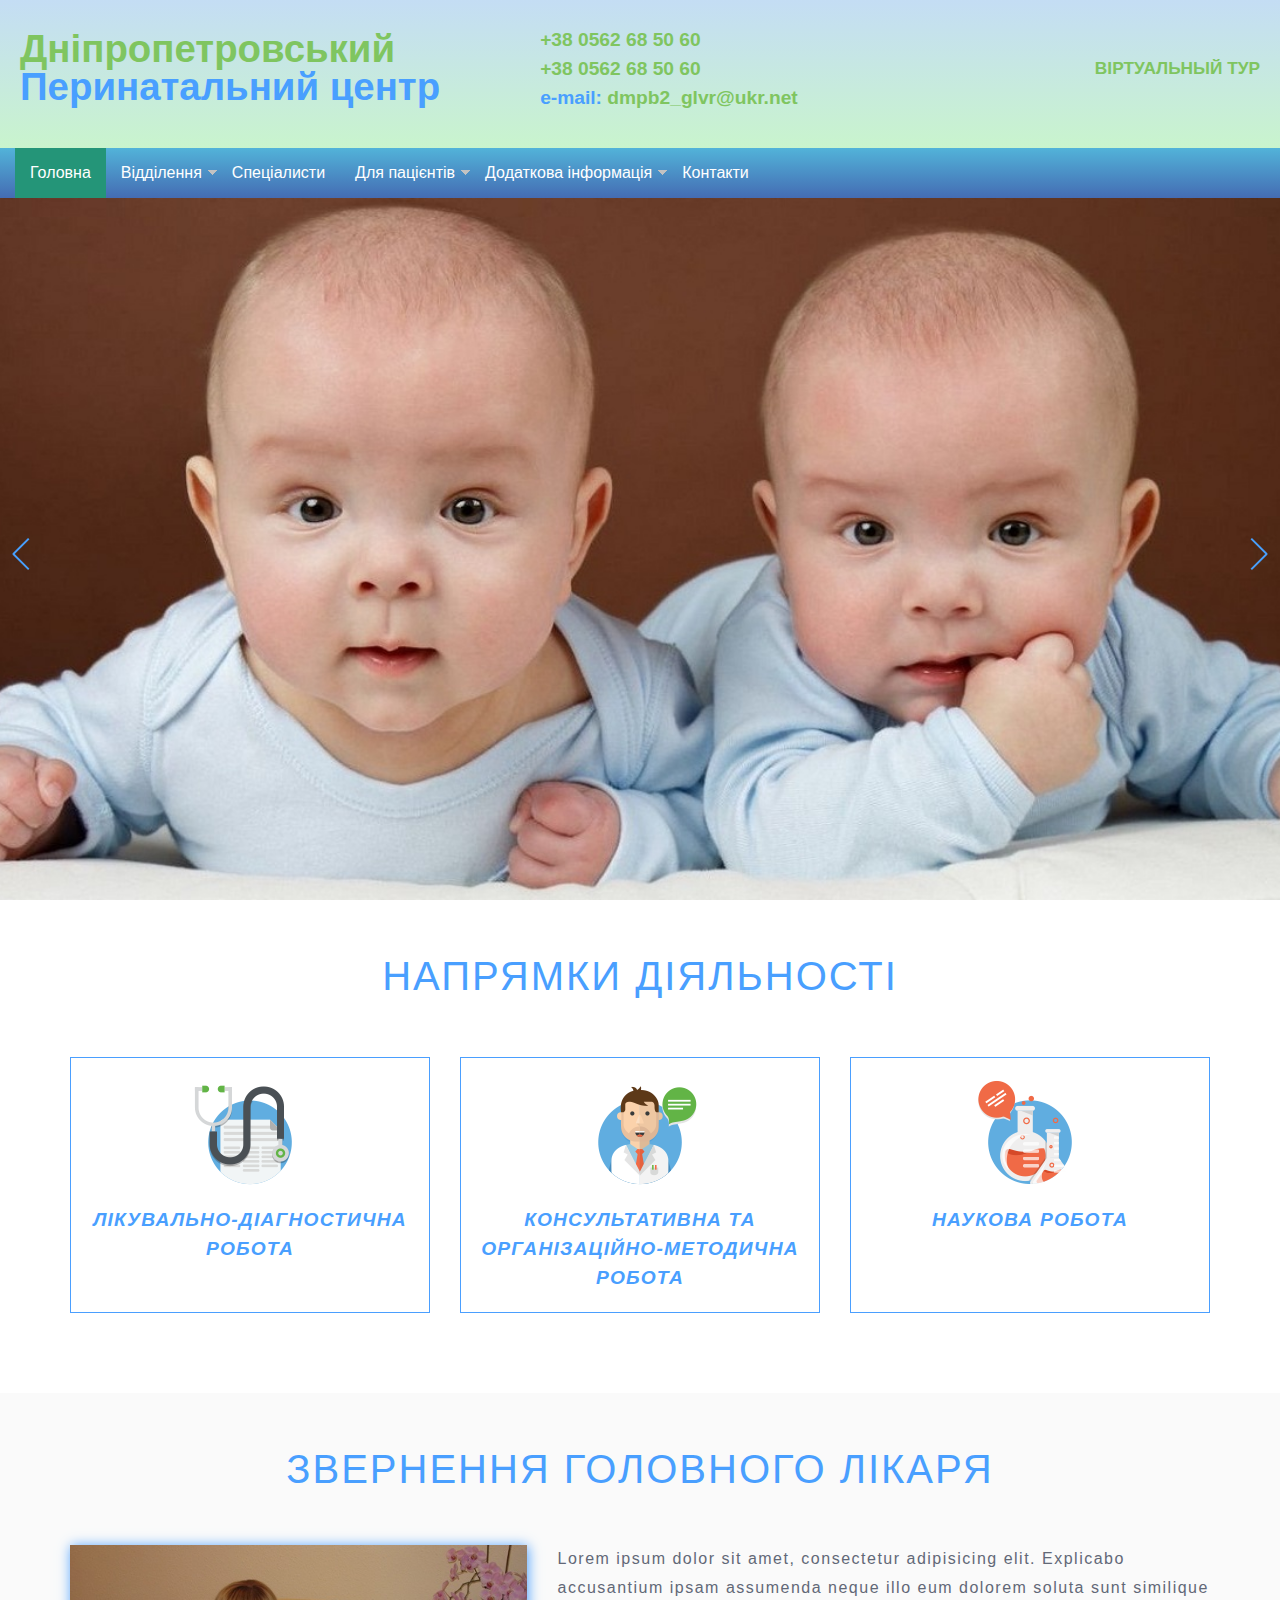
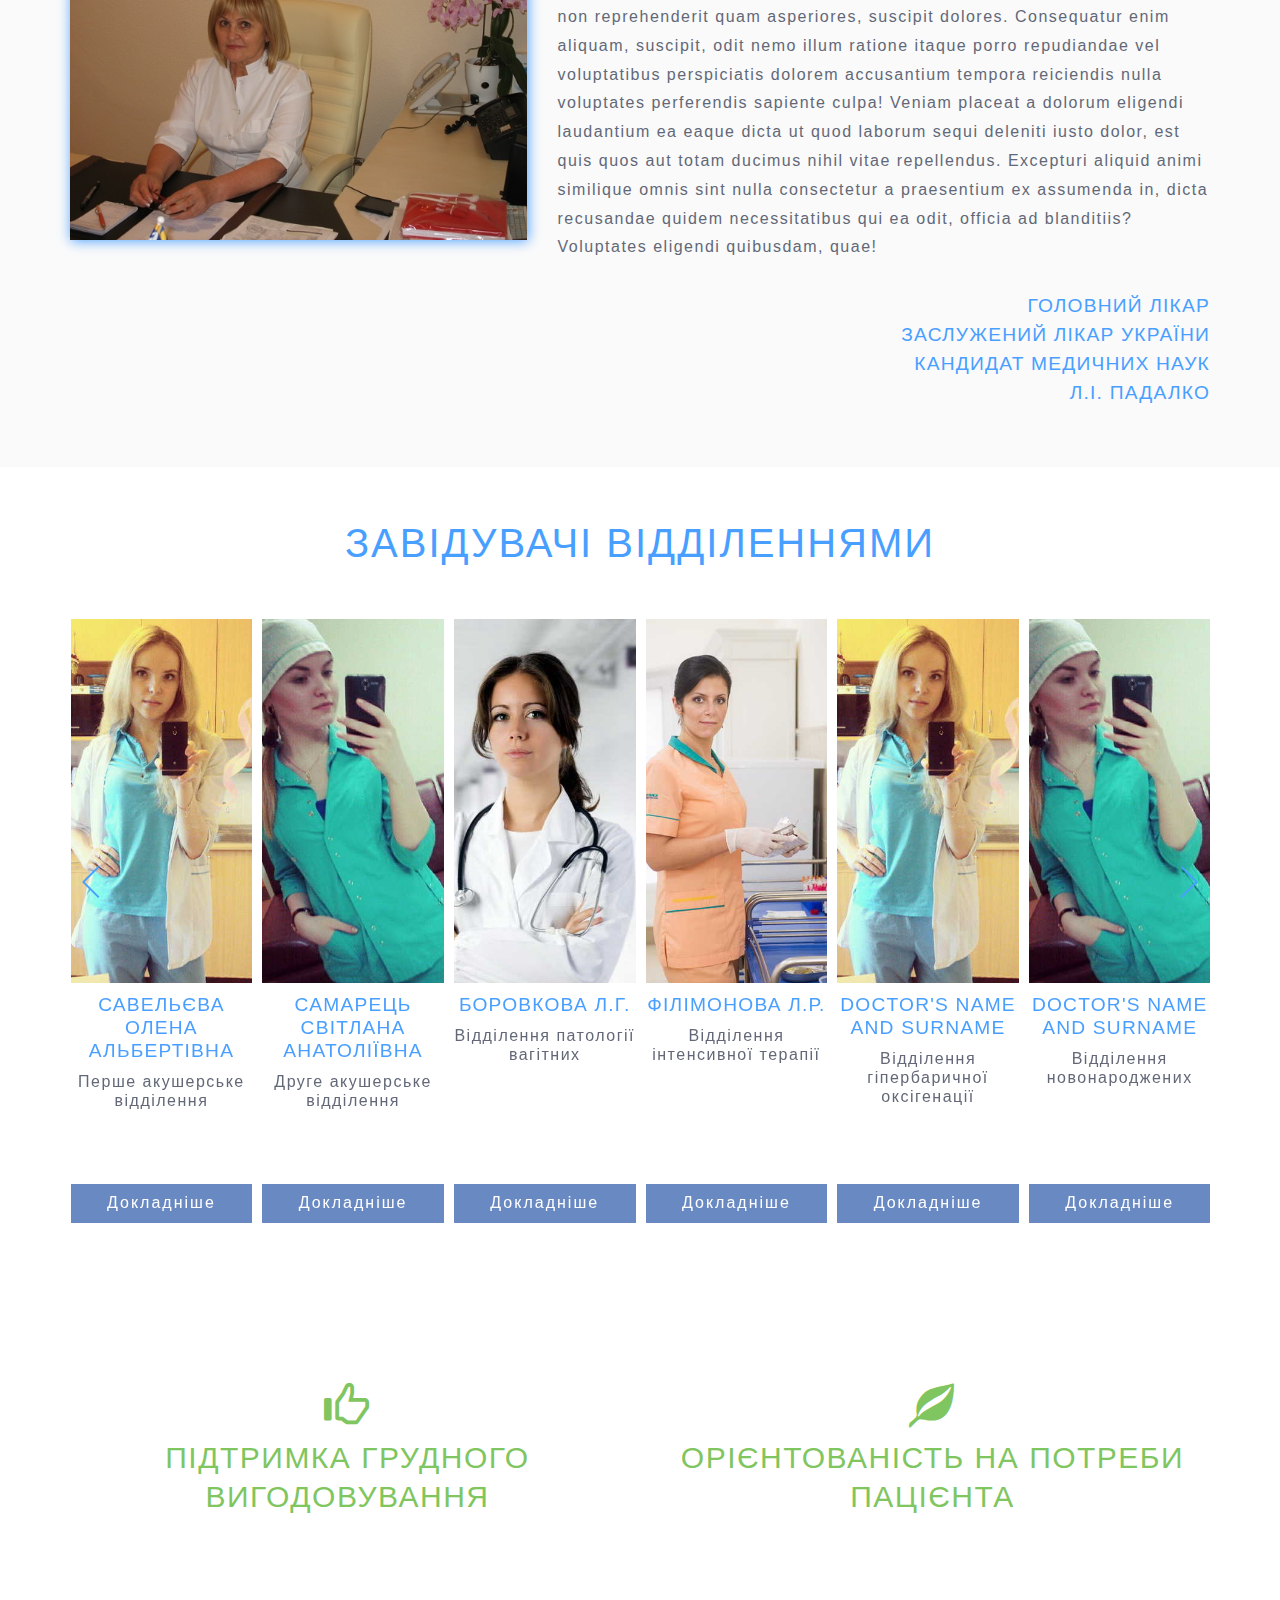
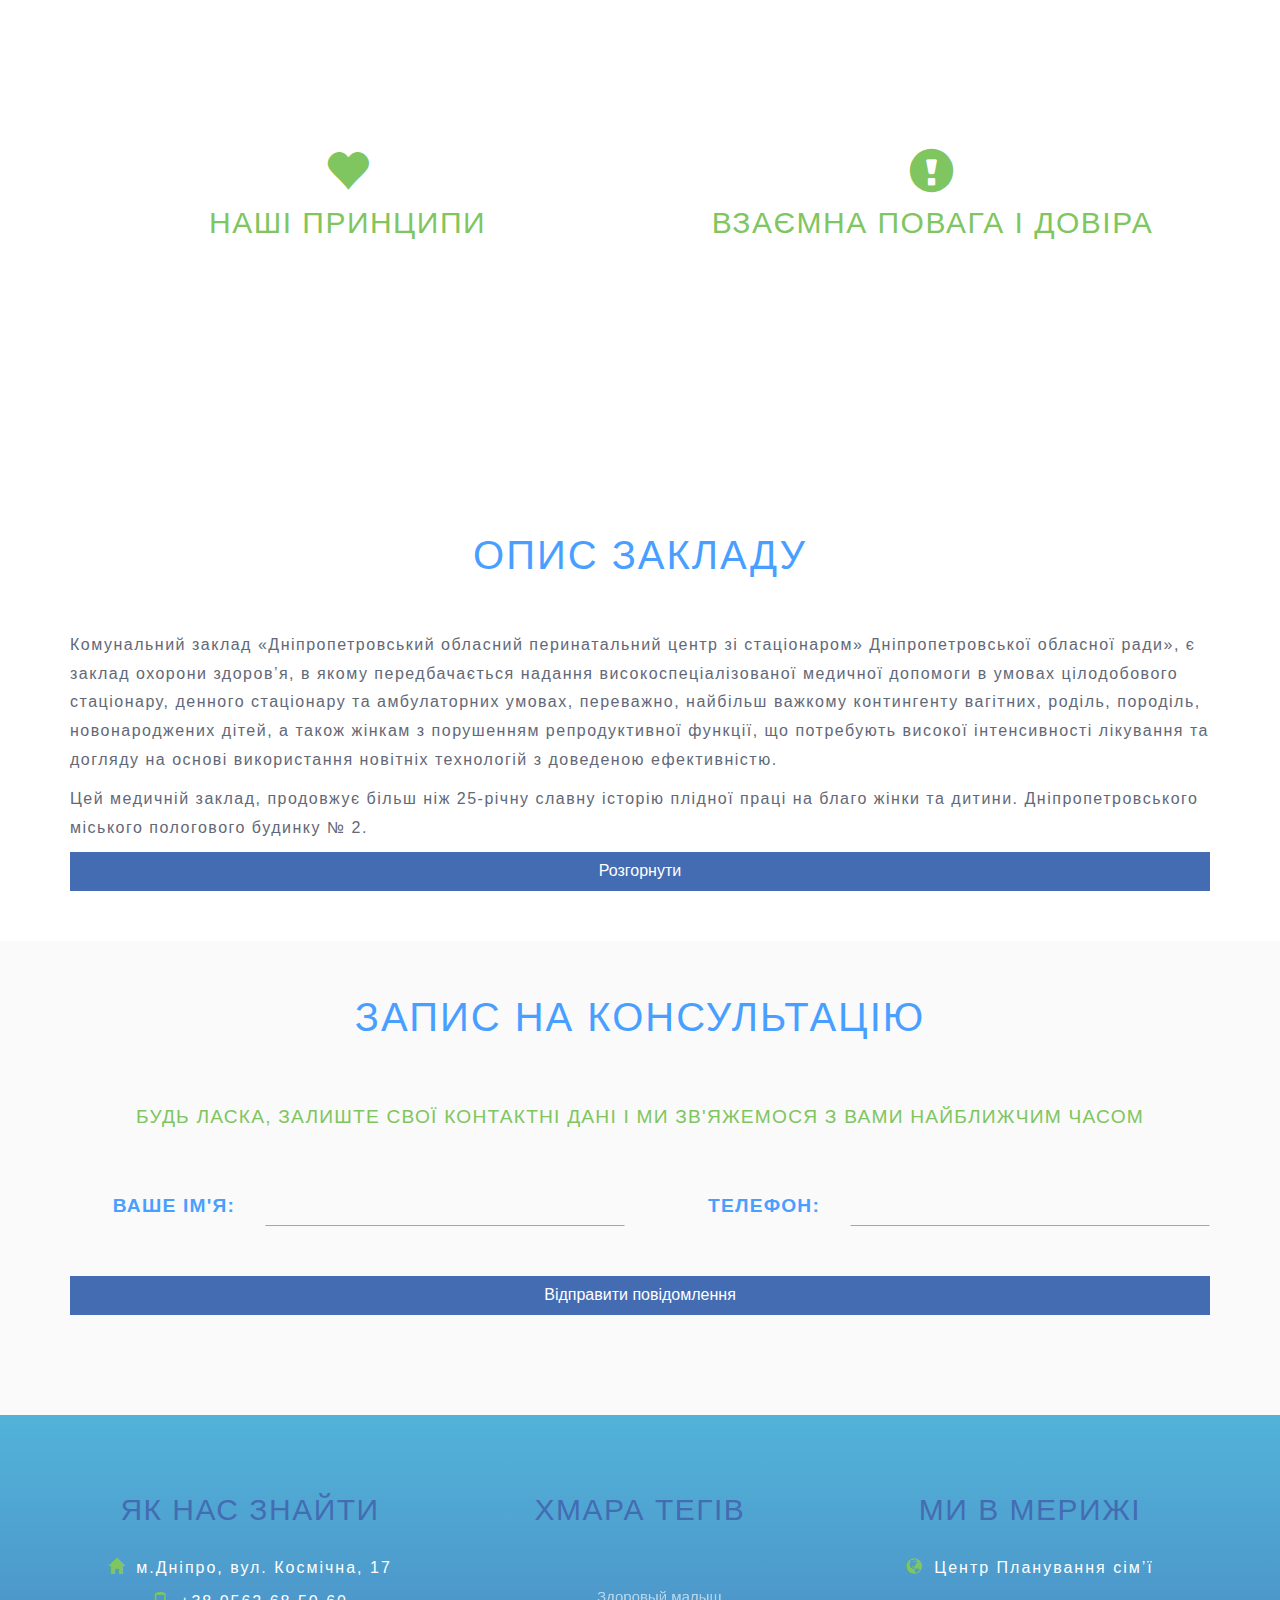
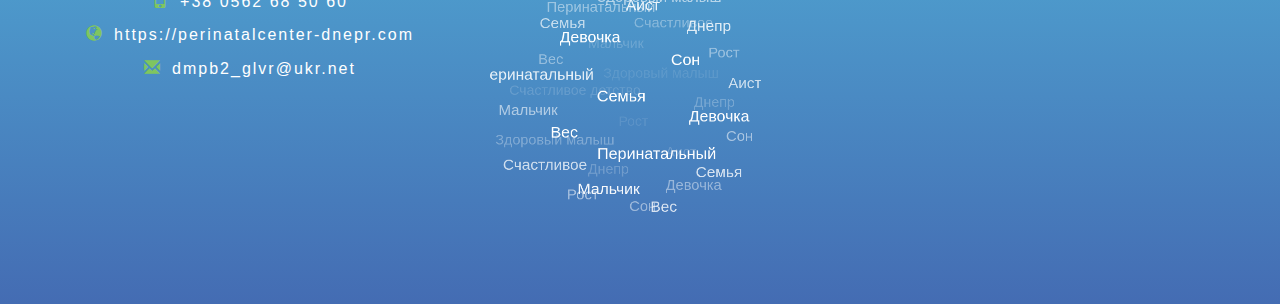
<file: index.html>
<!DOCTYPE html>
<html lang="uk">
<head>
  <title>Перинатальный центр на Космической Днепропетровск</title>
  <meta charset="utf-8" />
  <meta name="viewport" content="width=device-width, initial-scale=1, shrink-to-fit=no" />
  <meta name="description" content="Перинатальный центр на Космической Днепропетровск. Роддом на Космической Днепропетровск. Женская консультация на космической Днепропетровск. Роддом Днепропетровск. Космическая 17" />
  <meta name="keywords" content="Перинатальный центр на Космической Днепропетровск. Роддом на Космической Днепропетровск. Женская консультация на космической Днепропетровск. Роддом Днепропетровск. Космическая 17" />
  <link rel="shortcut icon" type="image/x-icon" href="favicon.ico">  
  <!-- <link rel="stylesheet" href="https://maxcdn.bootstrapcdn.com/bootstrap/3.3.7/css/bootstrap.min.css" /> -->
  <link rel="stylesheet" href="libs/bootstrap-3.3.7-dist/css/bootstrap.min.css" />
  <link rel="stylesheet" href="libs/owlCarusel/owl.carousel.min.css">
  <link rel="stylesheet" href="css/reset.css" />
  <link rel="stylesheet" href="css/style.css" />

  <style>
  #preload {
    position: fixed;
    left: 0;
    top: 0;
    right: 0;
    bottom: 0;
    background: #499FFF;
    z-index: 99999;
  }
  #preload > div {
    position: absolute;
    top: 50%;
    left: 50%;
    -webkit-transform: translate(-50%, -50%);
    transform: translate(-50%, -50%);
  }
  .preloadSvg {
    margin: 0 auto;
    width: 48px;
    height: 48px;
    background: url(images/preload.svg) center center no-repeat;
    background-size: 70px;
  }
  #preload p {
    font-size: 1.8em;
    text-align: center;
    color: #fff;
    text-transform: uppercase;
    letter-spacing: 2px;
  }
  #preload p:last-child {
    opacity: 0;
    font-size: 1.2em;
    text-align: center;
    color: blue;
    text-transform: none;
    letter-spacing: 1px;
    -webkit-transition: 1.5s;
    transition: 1.5s;
  }
</style>
</head>

<body>
<div id="preload">
  <div>
    <div class="preloadSvg"></div>
    <p>Дніпропетровський обласний<br /><small>Перинатальний центр</small></p>
    <p class="greeting">ми радi, що Ви з нами !</p>
  </div>
</div>

<header class="container-fluid">
  <div class="row clearfix topInfo">
    <div>
      <a href="index.html">Дніпропетровський<br /><span>Перинатальний центр</span></a>
    </div>
    <div>
      <a href="tel:+380562685060">+38 0562 68 50 60</a>
      <a href="tel:+380562685060">+38 0562 68 50 60</a>
      <a href="mailto:dmpb2_glvr@ukr.net"><span>e-mail: </span>dmpb2_glvr@ukr.net</a>
    </div>
    <div>
      <a href="#">вiртуальный тур</a>
    </div>
  </div>
</header>

<nav>
  <div class="container-fluid">
    <a class="toggleMenu" href="#"><img src="images/toggleMenu.png" width="256" height="256" alt="toggleMenu" /></a>
    <ul class="nav">
      <li><a href="index.html">Головна</a></li>
      <li><a href="#">Відділення</a>
        <ul>
          <li>
            <a href="1akush.html">1 акушерске відділення</a>
          </li>
          <li>
            <a href="2akush.html">2 акушерске відділення</a>
          </li>
          <li>
            <a href="opb.html">Відділення патології вагітних</a>
          </li>
          <li>
            <a href="oait_akush.html">Відділення анестезіології і інтенсивної терапії акушерського стаціонару</a>
          </li>
          <li>
            <a href="gbo.html">Відділення гіпербаричної оксігенації</a>
          </li>
          <li>
            <a href="newborn.html">Відділення новонароджених</a>
          </li>
          <li>
            <a href="oait.html">Відділення анестезіології та інтенсивної терапії</a>
          </li>
          <li>
            <a href="oait_newborn.html">Відділення анестезіології та інтенсивної терапії для новонароджених</a>
          </li>
          <li>
            <a href="kdo.html">Консультативно-діагностичне відділення</a>
          </li>
          <li>
            <a href="cps.html">Центр планування сім’ї та репродукції людини</a>
          </li>
          <li>
            <a href="oougmit.html">Відділення оперативної ургентної гінекології з малоінвазівними технологіями</a>
          </li>
          <li>
            <a href="oogmit.html">Відділення оперативної гінекології з малоінвазівними технологіями</a>
          </li>
          <li>
            <a href="omp.html">Відділення медиціни плода та патології ранніх термінів вагітності</a>
          </li>
          <li>
            <a href="pit.html">Відділення постінтенсивного догляду та виходжування новонароджених</a>
          </li>
          <li>
            <a href="chair.html">Кафедра акушерства, гінекології та перінатології ФПО ДМА</a>
          </li>
        </ul>
      </li>
      <li><a href="specialists.html">Спеціалисти</a></li>
      <li><a href="#">Для пацієнтів</a>
        <ul>
          <li><a href="forMen.html">Чоловiкам</a></li>
          <li><a href="forWomen.html">Жiнкам</a></li>
        </ul>
      </li>
      <li><a href="#">Додаткова iнформацiя</a>
        <ul>
          <li><a href="addServices_1.html">Фотогалерея</a></li>
          <li><a href="addServices_2.html">Новини центру</a></li>
          <li><a href="addServices_3.html">Статтi</a></li>
        </ul>                  
      </li>
      <li><a href="contacts.html">Контакти</a></li>
    </ul>
  </div>
</nav>

<div class="scrollBlock"></div>

<!-- mainSlider -->
<div class="owl-carousel owl-mainSlider grabbable">
  <div class="item slide1"></div>
  <div class="item slide2"></div>
  <div class="item slide3"></div>
</div>
<!-- / mainSlider -->

<!-- direction -->
<section>
  <div class="container">
    <div class="row direction">
      <!-- <hr class="hrStyle hidden-xs"> -->
      <h1>Напрямки діяльності</h1>
      <div class="col-sm-4">
        <a href="http://www.cps.org.ua" target="_blank">
          <div class="item">
            <img class="img-responsive center-block" src="images/treat.png" alt="img" />
            <h3><strong><em>Лікувально-діагностична робота</em></strong></h3>
          </div>
        </a>
      </div>
      <div class="col-sm-4">
        <a href="https://www.facebook.com/diagnostic.otdelenie" target="_blank">
          <div class="item">
            <img class="img-responsive center-block" src="images/consult.png" alt="img" />
            <h3><strong><em>Консультативна та організаційно-методична робота</em></strong></h3>
          </div>
        </a>
      </div>
      <div class="col-sm-4">
        <a href="http://605.dsma.dp.ua" target="_blank">
          <div class="item">
            <img class="img-responsive center-block" src="images/research.png" alt="img" />
            <h3><strong><em>Наукова робота</em></strong></h3>
          </div>
        </a>
      </div>
    </div>
  </div>
</section>
<!-- / direction -->

<!-- headPhysician -->
<section class="headPhysician coloredSection">
  <div class="container">
    <div class="row">
      <!-- <hr class="hrStyle hidden-xs"> -->
      <h1>звернення головного лікаря</h1>
      <div class="col-sm-5">
        <img src="images/doctors/padalko.jpg" alt="headPhysician" class="img-responsive" />
      </div>
      <div class="col-sm-7">
        <p>Lorem ipsum dolor sit amet, consectetur adipisicing elit. Explicabo accusantium ipsam assumenda neque illo eum dolorem soluta sunt similique non reprehenderit quam asperiores, suscipit dolores. Consequatur enim aliquam, suscipit, odit nemo illum ratione itaque porro repudiandae vel voluptatibus perspiciatis dolorem accusantium tempora reiciendis nulla voluptates perferendis sapiente culpa! Veniam placeat a dolorum eligendi laudantium ea eaque dicta ut quod laborum sequi deleniti iusto dolor, est quis quos aut totam ducimus nihil vitae repellendus. Excepturi aliquid animi similique omnis sint nulla consectetur a praesentium ex assumenda in, dicta recusandae quidem necessitatibus qui ea odit, officia ad blanditiis? Voluptates eligendi quibusdam, quae!</p>
        <h3 class="text-right">Головний лiкар<br />Заслужений лiкар України<br />кандидат медичних наук<br />Л.I. Падалко</h3>
      </div>
    </div>
  </div>
</section>
<!--/ headPhysician -->

<!-- owlcarousel -->
<section>
  <div class="container">
    <!-- <hr class="hrStyle hidden-xs"> -->
    <h1>завідувачi відділеннями</h1>
    <div class="owl-carousel owl-doctors grabbable">

      <div class="item">
        <img src="images/doctors/1.jpg" alt="owl" />
        <h3>Савельєва Олена Альбертівна</h3>
        <p>Перше акушерське відділення</p>
        <a href="#">Докладнiше</a>
      </div>

      <div class="item">
        <img src="images/doctors/2.jpg" alt="owl" />
        <h3>Самарець Світлана Анатоліївна</h3>
        <p>Друге акушерське відділення</p>
        <a href="#">Докладнiше</a>
      </div>

      <div class="item">
        <img src="images/doctors/3.jpg" alt="owl" />
        <h3>Боровкова  Л.Г.</h3>
        <p>Відділення патології вагітних</p>
        <a href="#">Докладнiше</a>
      </div>

      <div class="item">
        <img src="images/doctors/4.jpg" alt="owl" />
        <h3>Філімонова Л.Р.</h3>
        <p>Відділення інтенсивної терапії</p>
        <a href="#">Докладнiше</a>
      </div>

      <div class="item">
        <img src="images/doctors/1.jpg" alt="owl" />
        <h3>doctor's name and surname</h3>
        <p>Відділення гіпербаричної оксігенації</p>
        <a href="#">Докладнiше</a>
      </div>

      <div class="item">
        <img src="images/doctors/2.jpg" alt="owl" />
        <h3>doctor's name and surname</h3>
        <p>Відділення новонароджених</p>
        <a href="#">Докладнiше</a>
      </div>

      <div class="item">
        <img src="images/doctors/3.jpg" alt="owl" />
        <h3>ЗАЯЦЬ ОЛЕНА В'ЯЧЕСЛАВІВНА</h3>
        <p>Консультативно-діагностичне відділення</p>
        <a href="#">Докладнiше</a>
      </div>

      <div class="item">
        <img src="images/doctors/4.jpg" alt="owl" />
        <h3>Мальцева Ольга Ігорівна</h3>
        <p>Центр Планування сім’ї та репродукції людини</p>
        <a href="maltseva.html">Докладнiше</a>
      </div>

      <div class="item">
        <img src="images/doctors/1.jpg" alt="owl" />
        <h3>АКАШЕВА НАЗІГУЛЬ ЖАМІЇВНА</h3>
        <p>Відділення оперативної ургентної гінекології з малоінвазівними технологiями</p>
        <a href="#">Докладнiше</a>
      </div>

      <div class="item">
        <img src="images/doctors/5.jpg" alt="owl" />
        <h3>ПУЗІЙ ОЛЕКСАНДР МИКОЛАЙОВИЧ</h3>
        <p>Відділення оперативної гінекології з малоінвазівними технологiями</p>
        <a href="#">Докладнiше</a>
      </div>

      <div class="item">
        <img src="images/doctors/3.jpg" alt="owl" />
        <h3>Ширінкіна Наталія Костянтинівна</h3>
        <p>Відділення медиціни плода та патології ранніх термінів вагітності</p>
        <a href="#">Докладнiше</a>
      </div>

      <div class="item">
        <img src="images/doctors/4.jpg" alt="owl" />
        <h3>Самохіна І.І.</h3>
        <p>Відділення постінтенсивного догляду та виходжування новонароджених</p>
        <a href="#">Докладнiше</a>
      </div>

      <div class="item">
        <img src="images/doctors/1.jpg" alt="owl" />
        <h3>Ю.О. Дубоссарська</h3>
        <p>Кафедра акушерства, гінекології та перінатології ФПО ДМА</p>
        <a href="#">Докладнiше</a>
      </div>

    </div>
  </div>
</section>
<!-- / owlcarousel -->

<!-- parallax -->
<div class="parallax-window">
  <div class="container">
    <div class="row">
      <div class="col-sm-6 parrallax-inner">
        <span class="glyphicon glyphicon-thumbs-up"></span>
        <h2>підтримка грудного вигодовування</h2>
        <p>Ми живемо в світі, де люди та спільноти можуть миттєво контактувати один з одним, незважаючи на відстань. Кожен день створюються нові можливості для спілкування, і ми можемо використовувати ці інформаційні канали, щоб розширювати наші горизонти і поширювати інформацію та досвід про грудне вигодовування, незважаючи на відстані.</p>
      </div>
      <div class="col-sm-6 parrallax-inner">
        <span class="glyphicon glyphicon-leaf"></span>
        <h2>Орієнтованість на потреби пацієнта</h2>
        <p>«Пацієнт - понад усе!». Ми уважні до потреб наших пацієнтів. Ми виправдовуємо і намагаємося перевершити очікування.</p>
      </div>
    </div>
    <div class="row">
      <div class="col-sm-6 parrallax-inner">
        <span class="glyphicon glyphicon-heart"></span>
        <h2>Наші принципи</h2>
        <p>Наші цінності базуються на досвіді і слугують основою нашого розвитку. Наша задача – керуватися нишими цінностями в щоденній роботі.</p>
      </div>
      <div class="col-sm-6 parrallax-inner">
        <span class="glyphicon glyphicon-exclamation-sign"></span>
        <h2>Взаємна повага і довіра</h2>
        <p>Ми відрізняємося атмосферою довіри і відкритості. Ми поважаємо, підтримуємо і довіряємо один одному. Ми завжди готові подати руку допомоги колезі у важку мить.</p>
      </div>
    </div>
  </div>
</div>

<section class="descriptionText">
  <div class="container">
      <h1>опис закладу</h1>
      <div>
        <p>Комунальний заклад «Дніпропетровський обласний перинатальний центр зі стаціонаром» Дніпропетровської обласної ради», є заклад охорони здоров’я, в якому передбачається надання високоспеціалізованої медичної допомоги в умовах цілодобового стаціонару, денного стаціонару та амбулаторних умовах,  переважно, найбільш важкому контингенту вагітних, роділь, породіль, новонароджених дітей, а також жінкам з порушенням репродуктивної функції, що потребують високої інтенсивності лікування та догляду на основі використання новітніх технологій з доведеною ефективністю.</p>
        <p>Цей медичній заклад, продовжує більш ніж 25-річну славну історію плідної праці на благо жінки та дитини. Дніпропетровського міського пологового будинку № 2.</p>
        <p>У 2012 році наш лікувальний заклад вийшов на новий рівень. В рамках Національного проекту «Нове життя – нова якість материнства та дитинства» його було реорганізовано в Комунальний заклад «Обласний перинатальний центр зі стаціонаром» Дніпропетровської обласної ради». Для цього був проведений  капітальний ремонт будівлі та приміщень, встановлено нове сучасне обладнання. І тепер центр гостинно відчинив свої двері для жінок всього Дніпропетровського регіону, маючи змогу надати їм медичну допомогу, без перебільшення, на найсучаснішому світовому рівні, як того вимагають реалії сьогодення.</p>
        <button>Розгорнути</button>
      </div>
  </div>
</section>

<section class="feedback coloredSection">
  <div class="container">
    <h1>запис на консультацію</h1>
    <h3><span>Будь ласка, залиште свої контактні дані і ми зв'яжемося з вами найближчим часом</span></h3>
    <form id="form">
      <div class="row">
        <div class="col-md-2"><h3 class="text-right"><label for="feedbackName">Ваше iм'я:</label></h3></div>
        <div class="col-md-4"><input type="text" name="name" id="feedbackName" required="required" /></div>
        <div class="col-md-2"><h3 class="text-right"><label for="feedbackPhone">Телефон:</label></h3></div>
        <div class="col-md-4"><input type="text" name="phone" id="feedbackPhone" required="required" /></div>
      </div>
      <div class="row">
        <div class="col-md-12"><input type="submit" value="Вiдправити повiдомлення" /></div>
      </div>
    </form>
  </div>
</section>

<footer>
  <div class="container">
    <div class="row">

      <div class="col-md-4">
        <h2>Як нас знайти</h2>
        <ul class="text-center">
          <li><span class="glyphicon glyphicon-home"></span>м.Днiпро, вул. Космiчна, 17</li>
          <li><span class="glyphicon glyphicon-phone"></span><a href="tel:+380500308203">+38 0562 68 50 60</a></li>
          <li><span class="glyphicon glyphicon-globe"></span><a href="https://perinatalcenter-dnepr.com">https://perinatalcenter-dnepr.com</a></li>
          <li><span class="glyphicon glyphicon-envelope"></span><a href="mailto:dmpb2_glvr@ukr.net">dmpb2_glvr@ukr.net</a></li>
        </ul>
      </div>

      <div class="col-md-4 hidden-xs">
        <h2>Хмара тегів</h2>
        <canvas id="myCanvas" width="300" height="300">
          <ul>
            <li><a href="#">Здоровый малыш</a></li>
            <li><a href="#">Перинатальный</a></li>
            <li><a href="#">Аист</a></li>
            <li><a href="#">Счастливое</a></li>
            <li><a href="#">Семья</a></li>
            <li><a href="#">Днепр</a></li>
            <li><a href="#">Мальчик</a></li>
            <li><a href="#">Девочка</a></li>
            <li><a href="#">Рост</a></li>
            <li><a href="#">Вес</a></li>
            <li><a href="#">Сон</a></li>
            <li><a href="#">Здоровый малыш</a></li>
            <li><a href="#">Перинатальный</a></li>
            <li><a href="#">Аист</a></li>
            <li><a href="#">Счастливое детство</a></li>
            <li><a href="#">Семья</a></li>
            <li><a href="#">Днепр</a></li>
            <li><a href="#">Мальчик</a></li>
            <li><a href="#">Девочка</a></li>
            <li><a href="#">Рост</a></li>
            <li><a href="#">Вес</a></li>
            <li><a href="#">Сон</a></li>
            <li><a href="#">Здоровый малыш</a></li>
            <li><a href="#">Перинатальный</a></li>
            <li><a href="#">Аист</a></li>
            <li><a href="#">Счастливое</a></li>
            <li><a href="#">Семья</a></li>
            <li><a href="#">Днепр</a></li>
            <li><a href="#">Мальчик</a></li>
            <li><a href="#">Девочка</a></li>
            <li><a href="#">Рост</a></li>
            <li><a href="#">Вес</a></li>
            <li><a href="#">Сон</a></li>
          </ul>
        </canvas>
      </div>

      <div class="col-md-4">
        <h2>Ми в мерижi</h2>
        <ul class="text-center">
          <li><span class="glyphicon glyphicon-globe"></span><a href="http://www.cps.org.ua" target="_blank">Центр Планування сім’ї</a></li>
        </ul>
      </div>

    </div><!-- row -->
  </div><!-- container -->
</footer>

<img class="scrollToTop" src="images/scrollToTop.png" width="50" height="50" alt="scrollToTop" />

<!-- <script src="https://ajax.googleapis.com/ajax/libs/jquery/3.2.1/jquery.min.js"></script>
<script src="https://maxcdn.bootstrapcdn.com/bootstrap/3.3.7/js/bootstrap.min.js"></script> -->
<script src="libs/jquery-3.2.1.min.js"></script>
<script src="libs/bootstrap-3.3.7-dist/js/bootstrap.min.js"></script>
<script src="libs/parallax/parallax.min.js"></script>
<script src="libs/owlCarusel/owl.carousel.min.js"></script>
<!--[if lt IE 9]><script type="text/javascript" src="libs/tagCloud/excanvas.js"></script><![endif]-->
<script src="libs/tagCloud/jquery.tagcanvas.min.js"></script>
<script src="js/main.js"></script>
<script>document.write('<script src="http://' + (location.host || 'localhost').split(':')[0] + ':35729/livereload.js?snipver=1"></' + 'script>')</script>
</body>
</html>
</file>
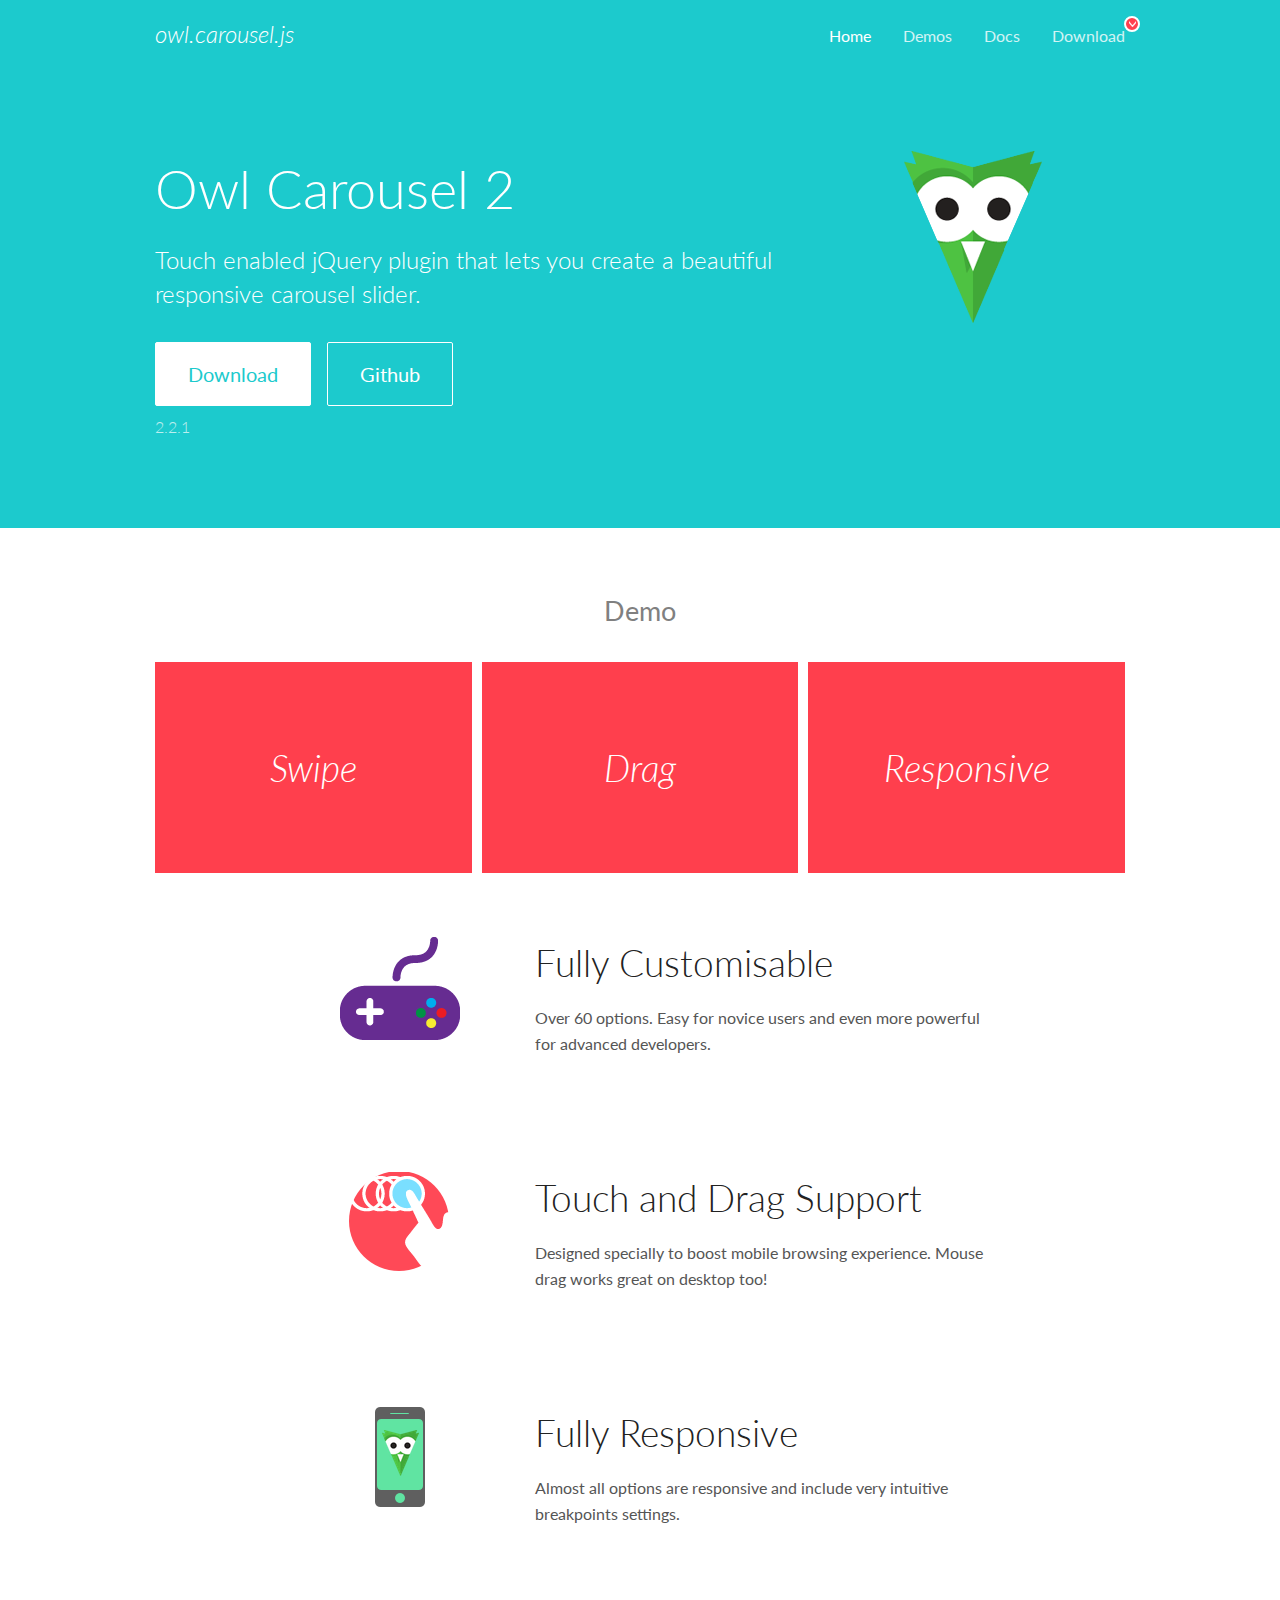
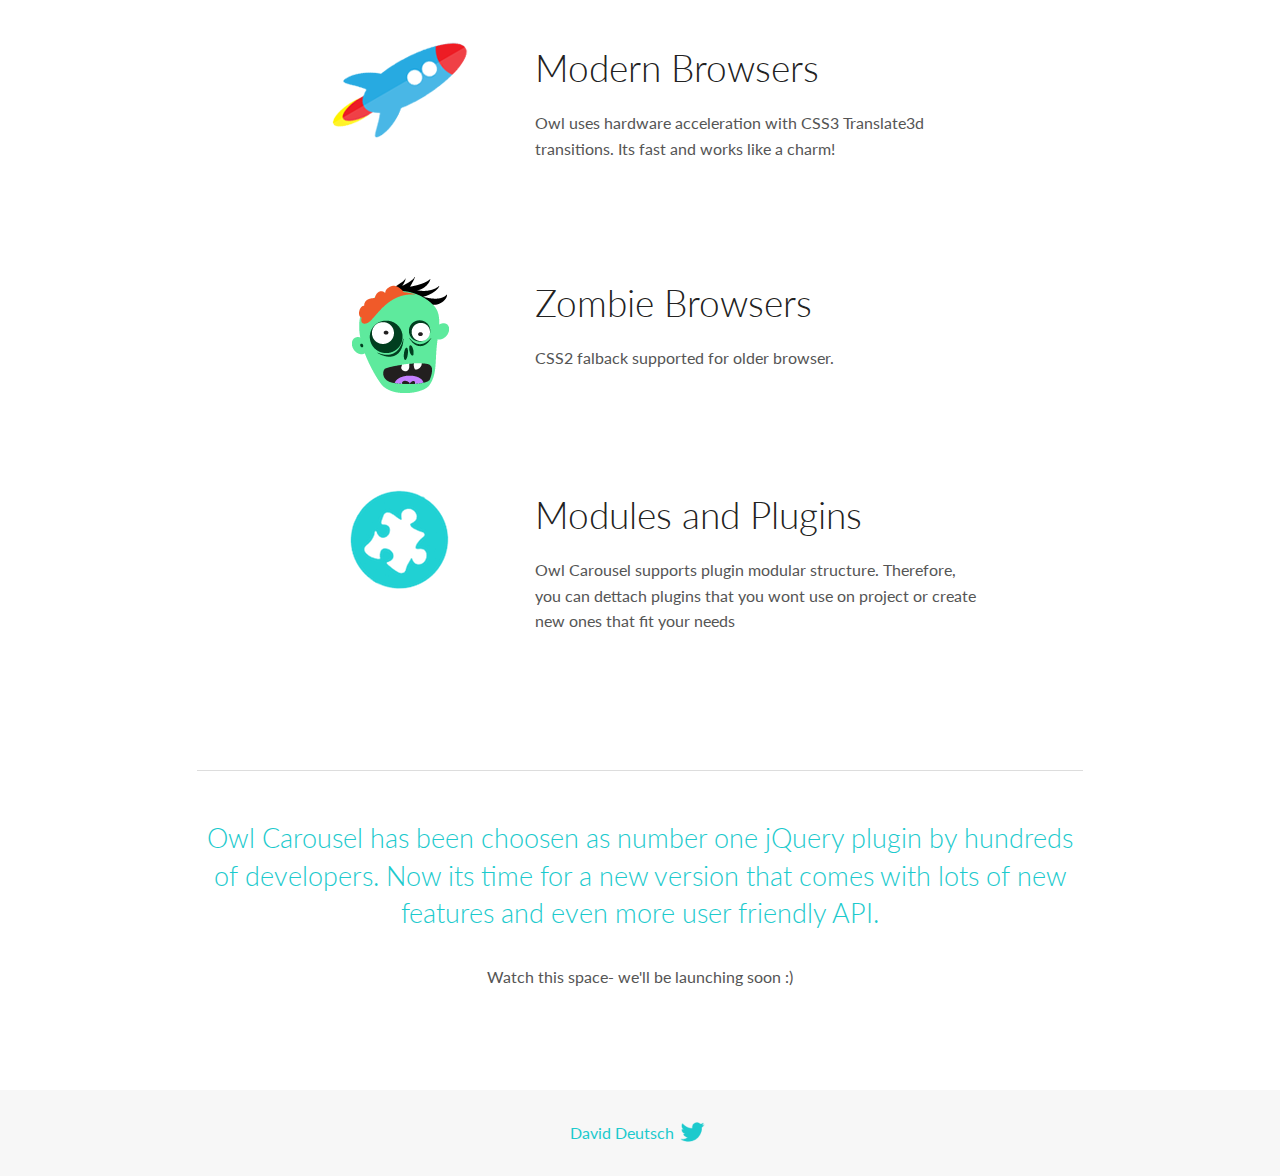
<file: DISTRIBUTIVE/OwlCarousel2-2.2.1/docs/index.html>
<!DOCTYPE html>
<html lang="en">
  <head>

    <!-- head -->
    <meta charset="utf-8">
    <meta name="msapplication-tap-highlight" content="no" />
    <meta name="viewport" content="width=device-width, initial-scale=1.0" />
    <meta name="description" content="Touch enabled jQuery plugin that lets you create beautiful responsive carousel slider.">
    <meta name="author" content="David Deutsch">
    <title>
      Home | Owl Carousel | 2.2.1
    </title>

    <!-- Stylesheets -->
    <link href='https://fonts.googleapis.com/css?family=Lato:300,400,700,400italic,300italic' rel='stylesheet' type='text/css'>
    <link rel="stylesheet" href="assets/css/docs.theme.min.css">

    <!-- Owl Stylesheets -->
    <link rel="stylesheet" href="assets/owlcarousel/assets/owl.carousel.min.css">
    <link rel="stylesheet" href="assets/owlcarousel/assets/owl.theme.default.min.css">

    <!-- HTML5 shim and Respond.js IE8 support of HTML5 elements and media queries -->

    <!--[if lt IE 9]>
      <script src="https://oss.maxcdn.com/libs/html5shiv/3.7.0/html5shiv.js"></script>
      <script src="https://oss.maxcdn.com/libs/respond.js/1.3.0/respond.min.js"></script>
    <![endif]-->

    <!-- Favicons -->
    <link rel="apple-touch-icon-precomposed" sizes="144x144" href="assets/ico/apple-touch-icon-144-precomposed.png">
    <link rel="shortcut icon" href="assets/ico/favicon.png">
    <link rel="shortcut icon" href="favicon.ico">

    <!-- Yeah i know js should not be in header. Its required for demos.-->

    <!-- javascript -->
    <script src="assets/vendors/jquery.min.js"></script>
    <script src="assets/owlcarousel/owl.carousel.js"></script>
  </head>
  <body>

    <!-- header -->
    <header class="header">
      <div class="row">
        <div class="large-12 columns">
          <div class="brand left">
            <h3>
              <a href="/OwlCarousel2/">owl.carousel.js</a> 
            </h3>
          </div>
          <a id="toggle-nav" class="right">
            <span></span> <span></span> <span></span> 
          </a> 
          <div class="nav-bar">
            <ul class="clearfix">
              <li class="active">
                <a href="/OwlCarousel2/index.html">Home</a> 
              </li>
              <li> <a href="/OwlCarousel2/demos/demos.html">Demos</a>  </li>
              <li> <a href="/OwlCarousel2/docs/started-welcome.html">Docs</a>  </li>
              <li>
                <a href="https://github.com/OwlCarousel2/OwlCarousel2/archive/2.2.1.zip">Download</a> 
                <span class="download"></span> 
              </li>
            </ul>
          </div>
        </div>
      </div>
    </header>

    <!-- home panel -->
    <section id="hero">
      <div class="row">
        <div class="large-8 medium-8 columns">
          <h1>Owl Carousel 2</h1>
          <h4>Touch enabled jQuery plugin that lets you create a beautiful responsive carousel slider.</h4>
          <a href="https://github.com/OwlCarousel2/OwlCarousel2/archive/2.2.1.zip" class="hero-button">Download</a> 
          <a href="https://github.com/OwlCarousel2/OwlCarousel2" class="hero-button outline">Github</a> 
          <p>2.2.1</p>
        </div>
        <div class="large-4 medium-4 columns">
          <img class="owl-logo" src="assets/img/owl-logo.png" alt="mr. Owl">
        </div>
      </div>
    </section>

    <!-- body -->
    <div class="home-demo">
      <div class="row">
        <div class="large-12 columns">
          <h3>Demo</h3>
          <div class="owl-carousel">
            <div class="item">
              <h2>Swipe</h2>
            </div>
            <div class="item">
              <h2>Drag</h2>
            </div>
            <div class="item">
              <h2>Responsive</h2>
            </div>
            <div class="item">
              <h2>CSS3</h2>
            </div>
            <div class="item">
              <h2>Fast</h2>
            </div>
            <div class="item">
              <h2>Easy</h2>
            </div>
            <div class="item">
              <h2>Free</h2>
            </div>
            <div class="item">
              <h2>Upgradable</h2>
            </div>
            <div class="item">
              <h2>Tons of options</h2>
            </div>
            <div class="item">
              <h2>Infinity</h2>
            </div>
            <div class="item">
              <h2>Auto Width</h2>
            </div>
          </div>
        </div>
      </div>
    </div>
    <script>
      var owl = $('.owl-carousel');
      owl.owlCarousel({
        margin: 10,
        loop: true,
        responsive: {
          0: {
            items: 1
          },
          600: {
            items: 2
          },
          1000: {
            items: 3
          }
        }
      })
    </script>

    <!-- features -->
    <div id="features">
      <div class="row">
        <div class="small-12 medium-9 small-centered columns">
          <section class="row feature">
            <div class="medium-4 small-12 columns">
              <img src="assets/img/feature-options.png" alt="">
            </div>
            <div class="medium-8 small-12 columns">
              <h2>Fully Customisable</h2>
              <p>Over 60 options. Easy for novice users and even more powerful for advanced developers.</p>
            </div>
          </section>
          <section class="row feature">
            <div class="medium-4 small-12 columns">
              <img src="assets/img/feature-drag.png" alt="">
            </div>
            <div class="medium-8 small-12 columns">
              <h2>Touch and Drag Support</h2>
              <p>Designed specially to boost mobile browsing experience. Mouse drag works great on desktop too!</p>
            </div>
          </section>
          <section class="row feature">
            <div class="medium-4 small-12 columns">
              <img src="assets/img/feature-responsive.png" alt="">
            </div>
            <div class="medium-8 small-12 columns">
              <h2>Fully Responsive</h2>
              <p>Almost all options are responsive and include very intuitive breakpoints settings.</p>
            </div>
          </section>
          <section class="row feature">
            <div class="medium-4 small-12 columns">
              <img src="assets/img/feature-modern.png" alt="">
            </div>
            <div class="medium-8 small-12 columns">
              <h2>Modern Browsers</h2>
              <p>Owl uses hardware acceleration with CSS3 Translate3d transitions. Its fast and works like a charm! </p>
            </div>
          </section>
          <section class="row feature">
            <div class="medium-4 small-12 columns">
              <img src="assets/img/feature-zombie.png" alt="">
            </div>
            <div class="medium-8 small-12 columns">
              <h2>Zombie Browsers</h2>
              <p>CSS2 falback supported for older browser.</p>
            </div>
          </section>
          <section class="row feature">
            <div class="medium-4 small-12 columns">
              <img src="assets/img/feature-module.png" alt="">
            </div>
            <div class="medium-8 small-12 columns">
              <h2>Modules and Plugins</h2>
              <p>Owl Carousel supports plugin modular structure. Therefore, you can dettach plugins that you wont use on project or create new ones that fit your needs</p>
            </div>
          </section>
        </div>
      </div>
    </div>

    <!-- footer -->
    <section id="teaser-text">
      <div class="row">
        <div class="small-12 medium-11 small-centered columns">
          <hr>
          <h3 id="owl-carousel-has-been-choosen-as-number-one-jquery-plugin-by-hundreds-of-developers-now-its-time-for-a-new-version-that-comes-with-lots-of-new-features-and-even-more-user-friendly-api-">Owl Carousel has been choosen as number one jQuery plugin by hundreds of developers. Now its time for a new version that comes with lots of new features and even more user friendly API.</h3>
          <p>Watch this space- we&#39;ll be launching soon :)</p>
        </div>
      </div>
    </section>

    <!-- footer -->
    <footer class="footer">
      <div class="row">
        <div class="large-12 columns">
          <h5>
            <a href="/OwlCarousel2/docs/support-contact.html">David Deutsch</a> 
            <a id="custom-tweet-button" href="https://twitter.com/share?url=https://github.com/OwlCarousel2/OwlCarousel2&text=Owl Carousel - This is so awesome! " target="_blank"></a> 
          </h5>
        </div>
      </div>
    </footer>

    <!-- vendors -->
    <script src="assets/vendors/highlight.js"></script>
    <script src="assets/js/app.js"></script>
  </body>
</html>
</file>
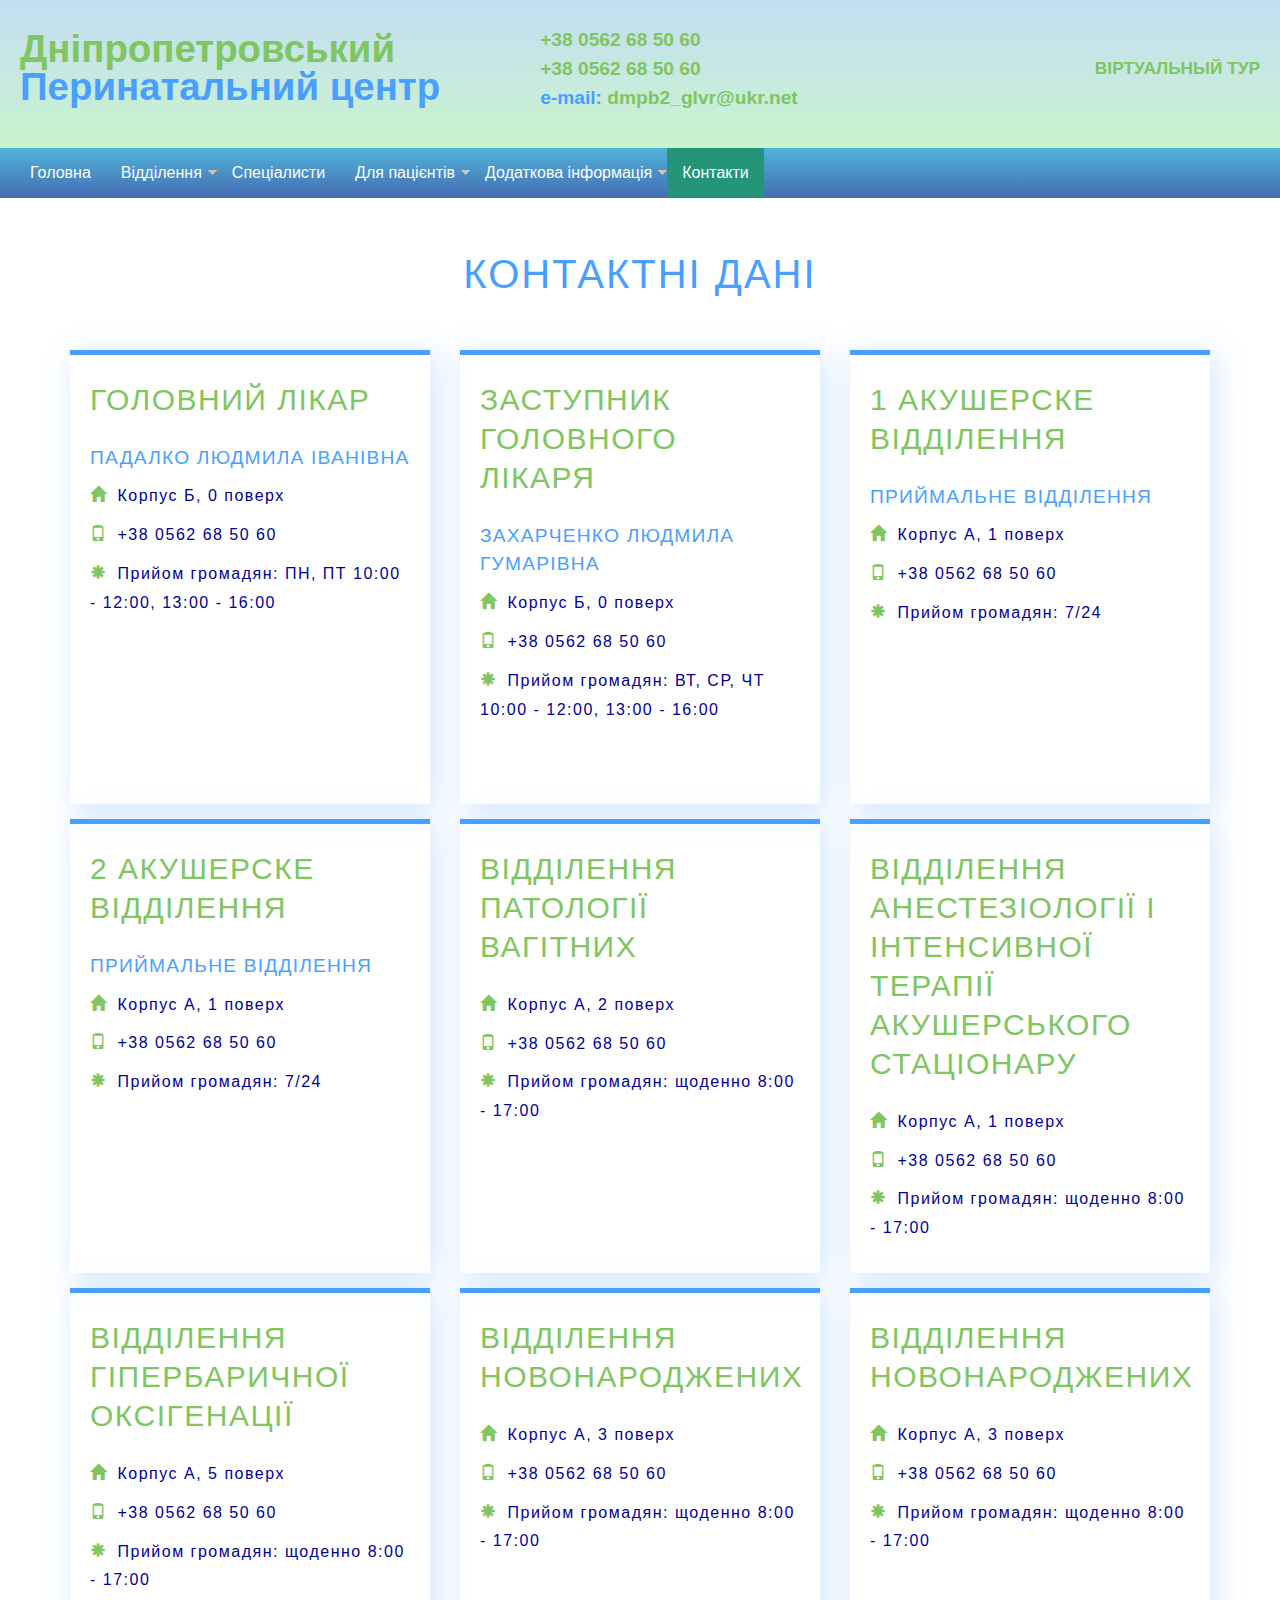
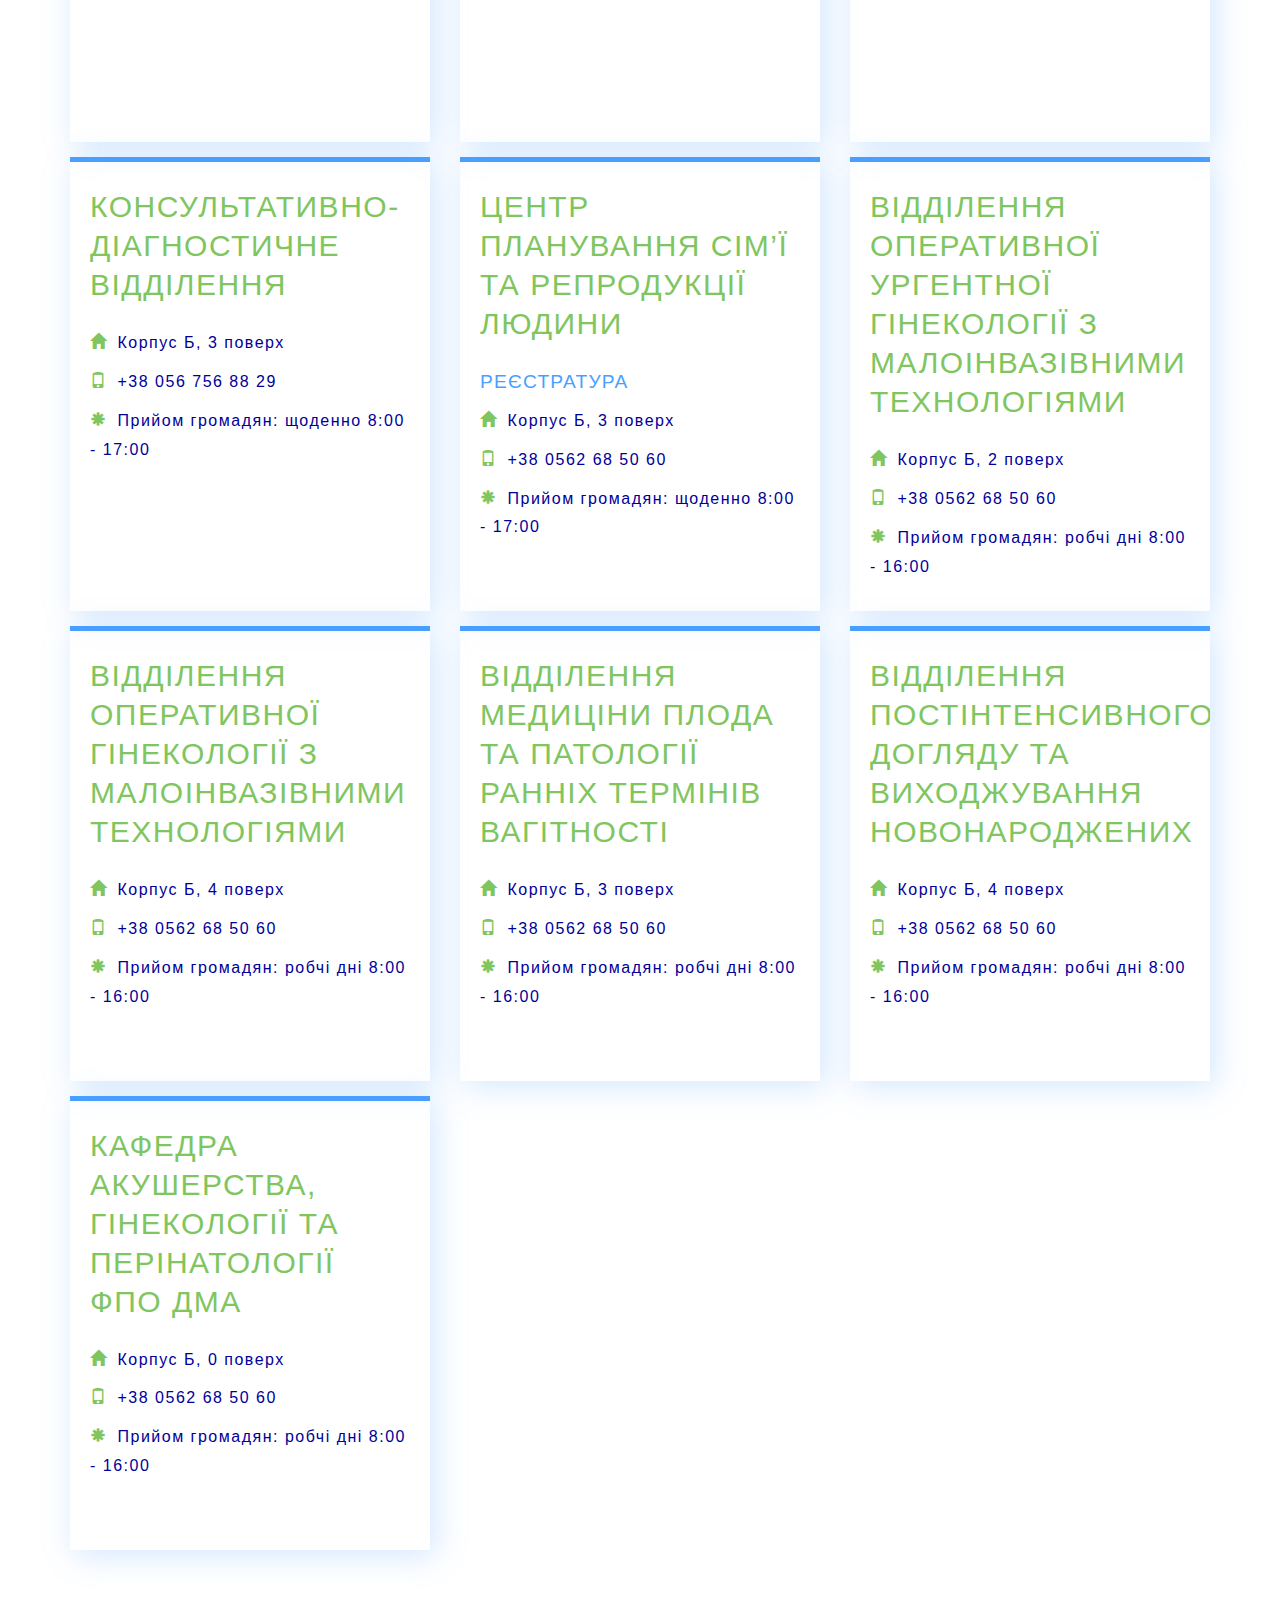
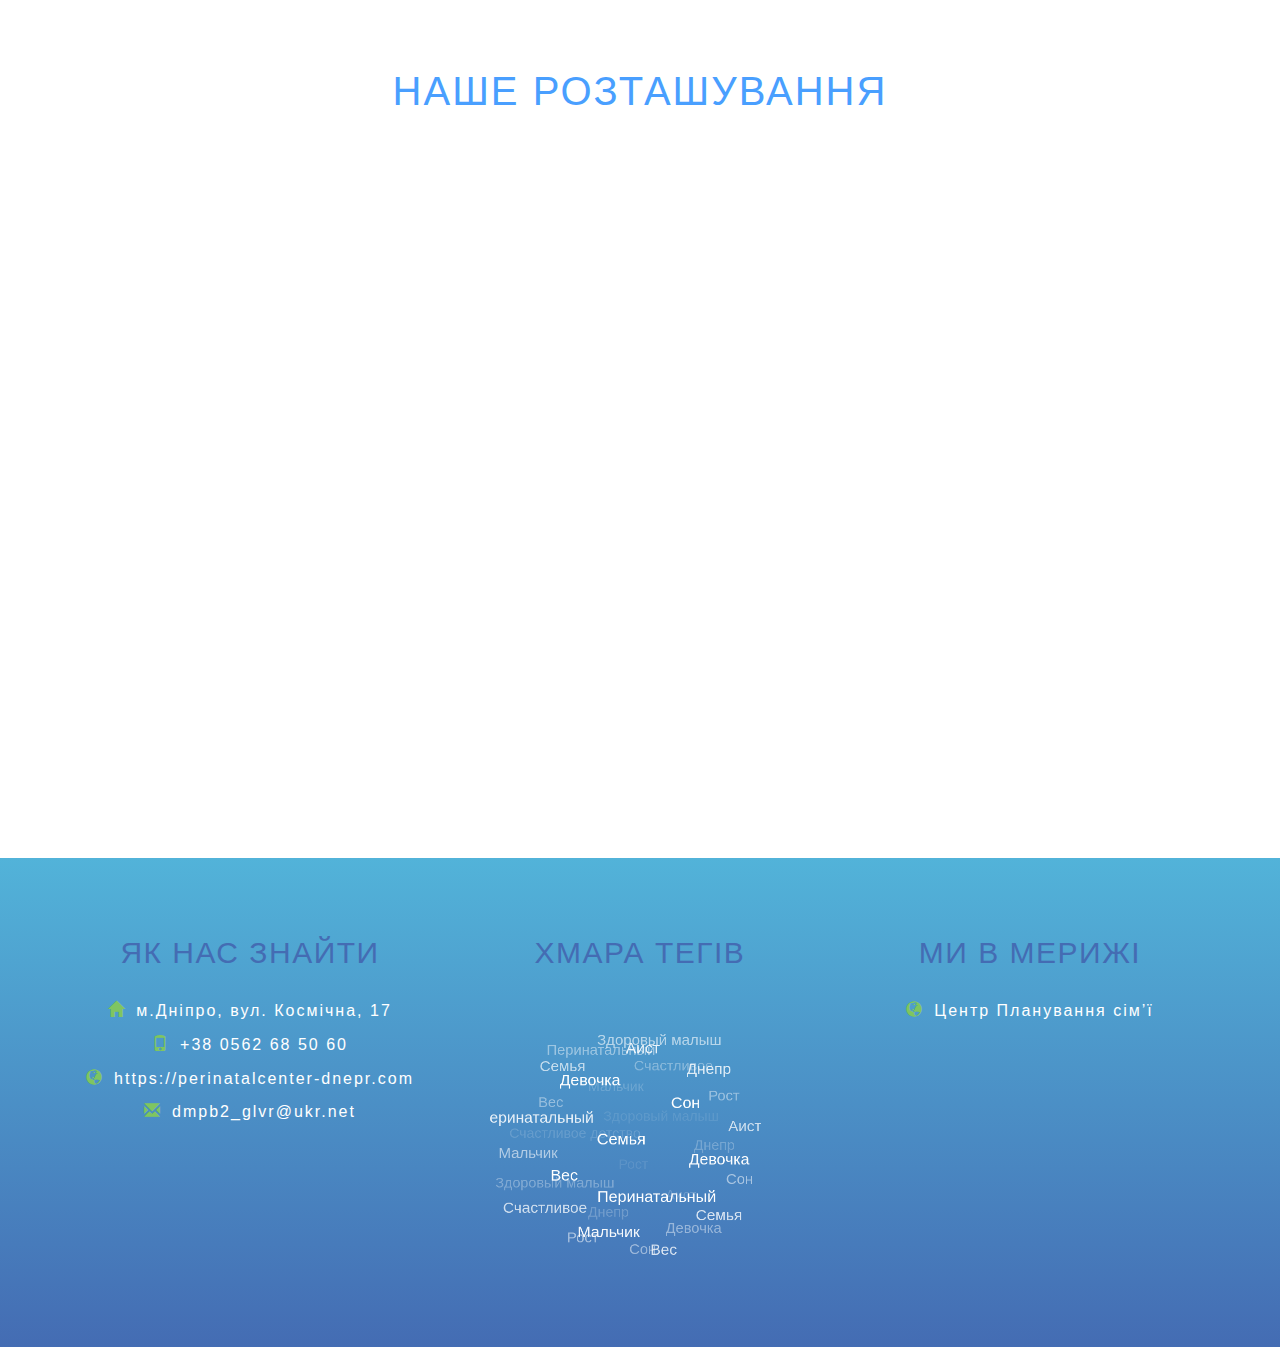
<file: contacts.html>
<!DOCTYPE html>
<html lang="uk">
<head>
  <title>Перинатальный центр на Космической Днепропетровск</title>
  <meta charset="utf-8" />
  <meta name="viewport" content="width=device-width, initial-scale=1, shrink-to-fit=no" />
  <meta name="description" content="Перинатальный центр на Космической Днепропетровск. Роддом на Космической Днепропетровск. Женская консультация на космической Днепропетровск. Роддом Днепропетровск. Космическая 17" />
  <meta name="keywords" content="Перинатальный центр на Космической Днепропетровск. Роддом на Космической Днепропетровск. Женская консультация на космической Днепропетровск. Роддом Днепропетровск. Космическая 17" />
  <link rel="shortcut icon" type="image/x-icon" href="favicon.ico">  
  <!-- <link rel="stylesheet" href="https://maxcdn.bootstrapcdn.com/bootstrap/3.3.7/css/bootstrap.min.css" /> -->
  <link rel="stylesheet" href="libs/bootstrap-3.3.7-dist/css/bootstrap.min.css" />
  <link rel="stylesheet" href="libs/owlCarusel/owl.carousel.min.css">
  <link rel="stylesheet" href="css/reset.css" />
  <link rel="stylesheet" href="css/style.css" />

  <style>
  #preload {
    position: fixed;
    left: 0;
    top: 0;
    right: 0;
    bottom: 0;
    background: #499FFF;
    z-index: 99999;
  }
  #preload > div {
    position: absolute;
    top: 50%;
    left: 50%;
    -webkit-transform: translate(-50%, -50%);
    transform: translate(-50%, -50%);
  }
  .preloadSvg {
    margin: 0 auto;
    width: 48px;
    height: 48px;
    background: url(images/preload.svg) center center no-repeat;
    background-size: 70px;
  }
  #preload p {
    font-size: 1.8em;
    text-align: center;
    color: #fff;
    text-transform: uppercase;
    letter-spacing: 2px;
  }
  #preload p:last-child {
    opacity: 0;
    font-size: 1.2em;
    text-align: center;
    color: blue;
    text-transform: none;
    letter-spacing: 1px;
    -webkit-transition: 1.5s;
    transition: 1.5s;
  }
</style>
</head>

<body>
<div id="preload">
  <div>
    <div class="preloadSvg"></div>
    <p>Дніпропетровський обласний<br /><small>Перинатальний центр</small></p>
    <p class="greeting">ми радi, що Ви з нами !</p>
  </div>
</div>

<header class="container-fluid">
  <div class="row clearfix topInfo">
    <div>
      <a href="index.html">Дніпропетровський<br /><span>Перинатальний центр</span></a>
    </div>
    <div>
      <a href="tel:+380562685060">+38 0562 68 50 60</a>
      <a href="tel:+380562685060">+38 0562 68 50 60</a>
      <a href="mailto:dmpb2_glvr@ukr.net"><span>e-mail: </span>dmpb2_glvr@ukr.net</a>
    </div>
    <div>
      <a href="#">вiртуальный тур</a>
    </div>
  </div>
</header>

<nav>
  <div class="container-fluid">
    <a class="toggleMenu" href="#"><img src="images/toggleMenu.png" width="256" height="256" alt="toggleMenu" /></a>
    <ul class="nav">
      <li><a href="index.html">Головна</a></li>
      <li><a href="#">Відділення</a>
        <ul>
          <li>
            <a href="1akush.html">1 акушерске відділення</a>
          </li>
          <li>
            <a href="2akush.html">2 акушерске відділення</a>
          </li>
          <li>
            <a href="opb.html">Відділення патології вагітних</a>
          </li>
          <li>
            <a href="oait_akush.html">Відділення анестезіології і інтенсивної терапії акушерського стаціонару</a>
          </li>
          <li>
            <a href="gbo.html">Відділення гіпербаричної оксігенації</a>
          </li>
          <li>
            <a href="newborn.html">Відділення новонароджених</a>
          </li>
          <li>
            <a href="oait.html">Відділення анестезіології та інтенсивної терапії</a>
          </li>
          <li>
            <a href="oait_newborn.html">Відділення анестезіології та інтенсивної терапії для новонароджених</a>
          </li>
          <li>
            <a href="kdo.html">Консультативно-діагностичне відділення</a>
          </li>
          <li>
            <a href="cps.html">Центр планування сім’ї та репродукції людини</a>
          </li>
          <li>
            <a href="oougmit.html">Відділення оперативної ургентної гінекології з малоінвазівними технологіями</a>
          </li>
          <li>
            <a href="oogmit.html">Відділення оперативної гінекології з малоінвазівними технологіями</a>
          </li>
          <li>
            <a href="omp.html">Відділення медиціни плода та патології ранніх термінів вагітності</a>
          </li>
          <li>
            <a href="pit.html">Відділення постінтенсивного догляду та виходжування новонароджених</a>
          </li>
          <li>
            <a href="chair.html">Кафедра акушерства, гінекології та перінатології ФПО ДМА</a>
          </li>
        </ul>
      </li>
      <li><a href="specialists.html">Спеціалисти</a></li>
      <li><a href="#">Для пацієнтів</a>
        <ul>
          <li><a href="forMen.html">Чоловiкам</a></li>
          <li><a href="forWomen.html">Жiнкам</a></li>
        </ul>
      </li>
      <li><a href="#">Додаткова iнформацiя</a>
        <ul>
          <li><a href="addServices_1.html">Фотогалерея</a></li>
          <li><a href="addServices_2.html">Новини центру</a></li>
          <li><a href="addServices_3.html">Статтi</a></li>
        </ul>                  
      </li>
      <li><a href="contacts.html">Контакти</a></li>
    </ul>
  </div>
</nav>

<div class="scrollBlock"></div>

<section class="schedule">
  <div class="container">
    <div class="row">

      <h1>контактні дані</h1>

      <div class="col-sm-6 col-md-6 col-lg-4 item">
        <a href="https://www.w3schools.com/css/tryit.asp?filename=trycss3_transition5">
          <div class="inner">
            <h2 class="text-left">Головний лікар</h2>
            <h3 class="text-left">Падалко Людмила Іванівна</h3>
            <p><span class="glyphicon glyphicon-home"></span>Корпус Б, 0 поверх</p>
            <p><span class="glyphicon glyphicon-phone"></span>+38 0562 68 50 60</p>
            <p><span class="glyphicon glyphicon-asterisk"></span>Прийом громадян: ПН, ПТ 10:00 - 12:00, 13:00 - 16:00</p>
            <div class="shadeFull"></div>
            <div class="shade">
              <p>Докладніше</p>
            </div>
          </div>
        </a>
      </div>

      <div class="col-sm-6 col-md-6 col-lg-4 item">
        <a href="#">
          <div class="inner">
            <h2 class="text-left">Заступник головного лікаря</h2>
            <h3 class="text-left">Захарченко Людмила Гумарівна</h3>
            <p><span class="glyphicon glyphicon-home"></span>Корпус Б, 0 поверх</p>
            <p><span class="glyphicon glyphicon-phone"></span>+38 0562 68 50 60</p>
            <p><span class="glyphicon glyphicon-asterisk"></span>Прийом громадян: ВТ, СР, ЧТ 10:00 - 12:00, 13:00 - 16:00</p>
            <div class="shadeFull"></div>
            <div class="shade">
              <p>Докладніше</p>
            </div>
          </div>
        </a>
      </div>

      <div class="col-sm-6 col-md-6 col-lg-4 item">
        <a href="1akush.html">
          <div class="inner">
            <h2 class="text-left">1 акушерске відділення</h2>
            <h3 class="text-left">Приймальне вiддiлення</h3>
            <p><span class="glyphicon glyphicon-home"></span>Корпус А, 1 поверх</p>
            <p><span class="glyphicon glyphicon-phone"></span>+38 0562 68 50 60</p>
            <p><span class="glyphicon glyphicon-asterisk"></span>Прийом громадян: 7/24</p>
            <div class="shadeFull"></div>
            <div class="shade">
              <p>Докладніше</p>
            </div>
          </div>
        </a>
      </div>

      <div class="col-sm-6 col-md-6 col-lg-4 item">
        <a href="2akush.html">
          <div class="inner">
            <h2 class="text-left">2 акушерске відділення</h2>
            <h3 class="text-left">Приймальне вiддiлення</h3>
            <p><span class="glyphicon glyphicon-home"></span>Корпус А, 1 поверх</p>
            <p><span class="glyphicon glyphicon-phone"></span>+38 0562 68 50 60</p>
            <p><span class="glyphicon glyphicon-asterisk"></span>Прийом громадян: 7/24</p>
            <div class="shadeFull"></div>
            <div class="shade">
              <p>Докладніше</p>
            </div>
          </div>
        </a>
      </div>

      <div class="col-sm-6 col-md-6 col-lg-4 item">
        <a href="opb.html">
          <div class="inner">
            <h2 class="text-left">Відділення патології вагітних</h2>
            <p><span class="glyphicon glyphicon-home"></span>Корпус A, 2 поверх</p>
            <p><span class="glyphicon glyphicon-phone"></span>+38 0562 68 50 60</p>
            <p><span class="glyphicon glyphicon-asterisk"></span>Прийом громадян: щоденно 8:00 - 17:00</p>
            <div class="shadeFull"></div>
            <div class="shade">
              <p>Докладніше</p>
            </div>
          </div>
        </a>
      </div>

      <div class="col-sm-6 col-md-6 col-lg-4 item">
        <a href="oait_akush.html">
          <div class="inner">
            <h2 class="text-left">Відділення анестезіології і інтенсивної терапії акушерського стаціонару</h2>
            <p><span class="glyphicon glyphicon-home"></span>Корпус A, 1 поверх</p>
            <p><span class="glyphicon glyphicon-phone"></span>+38 0562 68 50 60</p>
            <p><span class="glyphicon glyphicon-asterisk"></span>Прийом громадян: щоденно 8:00 - 17:00</p>
            <div class="shadeFull"></div>
            <div class="shade">
              <p>Докладніше</p>
            </div>
          </div>
        </a>
      </div>

      <div class="col-sm-6 col-md-6 col-lg-4 item">
        <a href="gbo.html">
          <div class="inner">
            <h2 class="text-left">Відділення гіпербаричної оксігенації</h2>
            <p><span class="glyphicon glyphicon-home"></span>Корпус A, 5 поверх</p>
            <p><span class="glyphicon glyphicon-phone"></span>+38 0562 68 50 60</p>
            <p><span class="glyphicon glyphicon-asterisk"></span>Прийом громадян: щоденно 8:00 - 17:00</p>
            <div class="shadeFull"></div>
            <div class="shade">
              <p>Докладніше</p>
            </div>
          </div>
        </a>
      </div>

      <div class="col-sm-6 col-md-6 col-lg-4 item">
        <a href="newborn.html">
          <div class="inner">
            <h2 class="text-left">Відділення новонароджених</h2>
            <p><span class="glyphicon glyphicon-home"></span>Корпус A, 3 поверх</p>
            <p><span class="glyphicon glyphicon-phone"></span>+38 0562 68 50 60</p>
            <p><span class="glyphicon glyphicon-asterisk"></span>Прийом громадян: щоденно 8:00 - 17:00</p>
            <div class="shadeFull"></div>
            <div class="shade">
              <p>Докладніше</p>
            </div>
          </div>
        </a>
      </div>

      <div class="col-sm-6 col-md-6 col-lg-4 item">
        <a href="oait_newborn.html">
          <div class="inner">
            <h2 class="text-left">Відділення новонароджених</h2>
            <p><span class="glyphicon glyphicon-home"></span>Корпус A, 3 поверх</p>
            <p><span class="glyphicon glyphicon-phone"></span>+38 0562 68 50 60</p>
            <p><span class="glyphicon glyphicon-asterisk"></span>Прийом громадян: щоденно 8:00 - 17:00</p>
            <div class="shadeFull"></div>
            <div class="shade">
              <p>Докладніше</p>
            </div>
          </div>
        </a>
      </div>

      <div class="col-sm-6 col-md-6 col-lg-4 item">
        <a href="kdo.html">
          <div class="inner">
            <h2 class="text-left">Консультативно-діагностичне відділення</h2>
            <p><span class="glyphicon glyphicon-home"></span>Корпус Б, 3 поверх</p>
            <p><span class="glyphicon glyphicon-phone"></span>+38 056 756 88 29</p>
            <p><span class="glyphicon glyphicon-asterisk"></span>Прийом громадян: щоденно 8:00 - 17:00</p>
            <div class="shadeFull"></div>
            <div class="shade">
              <p>Докладніше</p>
            </div>
          </div>
        </a>
      </div>

      <div class="col-sm-6 col-md-6 col-lg-4 item">
        <a href="cps.html">
          <div class="inner">
            <h2 class="text-left">Центр Планування сім’ї та репродукції людини</h2>
            <h3 class="text-left">Реєстратура</h3>
            <p><span class="glyphicon glyphicon-home"></span>Корпус Б, 3 поверх</p>
            <p><span class="glyphicon glyphicon-phone"></span>+38 0562 68 50 60</p>
            <p><span class="glyphicon glyphicon-asterisk"></span>Прийом громадян: щоденно 8:00 - 17:00</p>
            <div class="shadeFull"></div>
            <div class="shade">
              <p>Докладніше</p>
            </div>
          </div>
        </a>
      </div>

      <div class="col-sm-6 col-md-6 col-lg-4 item">
        <a href="oougmit.html">
          <div class="inner">
            <h2 class="text-left">Відділення оперативної ургентної гінекології з малоінвазівними технологіями</h2>
            <p><span class="glyphicon glyphicon-home"></span>Корпус Б, 2 поверх</p>
            <p><span class="glyphicon glyphicon-phone"></span>+38 0562 68 50 60</p>
            <p><span class="glyphicon glyphicon-asterisk"></span>Прийом громадян: робчi днi 8:00 - 16:00</p>
            <div class="shadeFull"></div>
            <div class="shade">
              <p>Докладніше</p>
            </div>
          </div>
        </a>
      </div>

      <div class="col-sm-6 col-md-6 col-lg-4 item">
        <a href="oogmit.html">
          <div class="inner">
            <h2 class="text-left">Відділення оперативної гінекології з малоінвазівними технологіями</h2>
            <p><span class="glyphicon glyphicon-home"></span>Корпус Б, 4 поверх</p>
            <p><span class="glyphicon glyphicon-phone"></span>+38 0562 68 50 60</p>
            <p><span class="glyphicon glyphicon-asterisk"></span>Прийом громадян: робчi днi 8:00 - 16:00</p>
            <div class="shadeFull"></div>
            <div class="shade">
              <p>Докладніше</p>
            </div>
          </div>
        </a>
      </div>

      <div class="col-sm-6 col-md-6 col-lg-4 item">
        <a href="omp.html">
          <div class="inner">
            <h2 class="text-left">Відділення медиціни плода та патології ранніх термінів вагітності</h2>
            <p><span class="glyphicon glyphicon-home"></span>Корпус Б, 3 поверх</p>
            <p><span class="glyphicon glyphicon-phone"></span>+38 0562 68 50 60</p>
            <p><span class="glyphicon glyphicon-asterisk"></span>Прийом громадян: робчi днi 8:00 - 16:00</p>
            <div class="shadeFull"></div>
            <div class="shade">
              <p>Докладніше</p>
            </div>
          </div>
        </a>
      </div>

      <div class="col-sm-6 col-md-6 col-lg-4 item">
        <a href="pit.html">
          <div class="inner">
            <h2 class="text-left">Відділення постінтенсивного догляду та виходжування новонароджених</h2>
            <p><span class="glyphicon glyphicon-home"></span>Корпус Б, 4 поверх</p>
            <p><span class="glyphicon glyphicon-phone"></span>+38 0562 68 50 60</p>
            <p><span class="glyphicon glyphicon-asterisk"></span>Прийом громадян: робчi днi 8:00 - 16:00</p>
            <div class="shadeFull"></div>
            <div class="shade">
              <p>Докладніше</p>
            </div>
          </div>
        </a>
      </div>

      <div class="col-sm-6 col-md-6 col-lg-4 item">
        <a href="chair.html">
          <div class="inner">
            <h2 class="text-left">Кафедра акушерства, гінекології та перінатології ФПО ДМА</h2>
            <p><span class="glyphicon glyphicon-home"></span>Корпус Б, 0 поверх</p>
            <p><span class="glyphicon glyphicon-phone"></span>+38 0562 68 50 60</p>
            <p><span class="glyphicon glyphicon-asterisk"></span>Прийом громадян: робчi днi 8:00 - 16:00</p>
            <div class="shadeFull"></div>
            <div class="shade">
              <p>Докладніше</p>
            </div>
          </div>
        </a>
      </div>

    </div>
  </div>
</section>



<section class="map">
  <div class="container">
    <h1>наше розташування</h1>
    <div class="mapResponsive">
      <iframe src="https://www.google.com/maps/embed?pb=!1m14!1m8!1m3!1d10593.600624785779!2d35.06795445513916!3d48.41046153353493!3m2!1i1024!2i768!4f13.1!3m3!1m2!1s0x0%3A0xc93a703c0b44fe24!2z0JTQvdC10L_RgNC-0L_QtdGC0YDQvtCy0YHQutC40Lkg0L7QsdC70LDRgdGC0L3QvtC5INC_0LXRgNC40L3QsNGC0LDQu9GM0L3Ri9C5INGG0LXQvdGC0YA!5e0!3m2!1sru!2sua!4v1515142935750" width="600" height="450" style="border:0" allowfullscreen></iframe>
    </div>
  </div>
</section>



<footer>
  <div class="container">
    <div class="row">

      <div class="col-md-4">
        <h2>Як нас знайти</h2>
        <ul class="text-center">
          <li><span class="glyphicon glyphicon-home"></span>м.Днiпро, вул. Космiчна, 17</li>
          <li><span class="glyphicon glyphicon-phone"></span><a href="tel:+380500308203">+38 0562 68 50 60</a></li>
          <li><span class="glyphicon glyphicon-globe"></span><a href="https://perinatalcenter-dnepr.com">https://perinatalcenter-dnepr.com</a></li>
          <li><span class="glyphicon glyphicon-envelope"></span><a href="#">dmpb2_glvr@ukr.net</a></li>
        </ul>
      </div>

      <div class="col-md-4 hidden-xs">
        <h2>Хмара тегів</h2>
        <canvas id="myCanvas" width="300" height="300">
          <ul>
            <li><a href="#">Здоровый малыш</a></li>
            <li><a href="#">Перинатальный</a></li>
            <li><a href="#">Аист</a></li>
            <li><a href="#">Счастливое</a></li>
            <li><a href="#">Семья</a></li>
            <li><a href="#">Днепр</a></li>
            <li><a href="#">Мальчик</a></li>
            <li><a href="#">Девочка</a></li>
            <li><a href="#">Рост</a></li>
            <li><a href="#">Вес</a></li>
            <li><a href="#">Сон</a></li>
            <li><a href="#">Здоровый малыш</a></li>
            <li><a href="#">Перинатальный</a></li>
            <li><a href="#">Аист</a></li>
            <li><a href="#">Счастливое детство</a></li>
            <li><a href="#">Семья</a></li>
            <li><a href="#">Днепр</a></li>
            <li><a href="#">Мальчик</a></li>
            <li><a href="#">Девочка</a></li>
            <li><a href="#">Рост</a></li>
            <li><a href="#">Вес</a></li>
            <li><a href="#">Сон</a></li>
            <li><a href="#">Здоровый малыш</a></li>
            <li><a href="#">Перинатальный</a></li>
            <li><a href="#">Аист</a></li>
            <li><a href="#">Счастливое</a></li>
            <li><a href="#">Семья</a></li>
            <li><a href="#">Днепр</a></li>
            <li><a href="#">Мальчик</a></li>
            <li><a href="#">Девочка</a></li>
            <li><a href="#">Рост</a></li>
            <li><a href="#">Вес</a></li>
            <li><a href="#">Сон</a></li>
          </ul>
        </canvas>
      </div>

      <div class="col-md-4">
        <h2>Ми в мерижi</h2>
        <ul class="text-center">
          <li><span class="glyphicon glyphicon-globe"></span><a href="http://www.cps.org.ua/" target="_blank">Центр Планування сім’ї</a></li>
        </ul>
      </div>

    </div>
  </div>
</footer>

<img class="scrollToTop" src="images/scrollToTop.png" width="50" height="50" alt="scrollToTop" />

<script src="libs/jquery-3.2.1.min.js"></script>
<script src="libs/bootstrap-3.3.7-dist/js/bootstrap.min.js"></script>

<!-- <script src="https://ajax.googleapis.com/ajax/libs/jquery/3.2.1/jquery.min.js"></script>
<script src="https://maxcdn.bootstrapcdn.com/bootstrap/3.3.7/js/bootstrap.min.js"></script> -->

<script src="libs/parallax/parallax.min.js"></script>
<script src="libs/owlCarusel/owl.carousel.min.js"></script>
<!--[if lt IE 9]><script type="text/javascript" src="libs/tagCloud/excanvas.js"></script><![endif]-->
<script src="libs/tagCloud/jquery.tagcanvas.min.js"></script>

<script src="js/main.js"></script>

<script>document.write('<script src="http://' + (location.host || 'localhost').split(':')[0] + ':35729/livereload.js?snipver=1"></' + 'script>')</script>

</body>
</html>
</file>
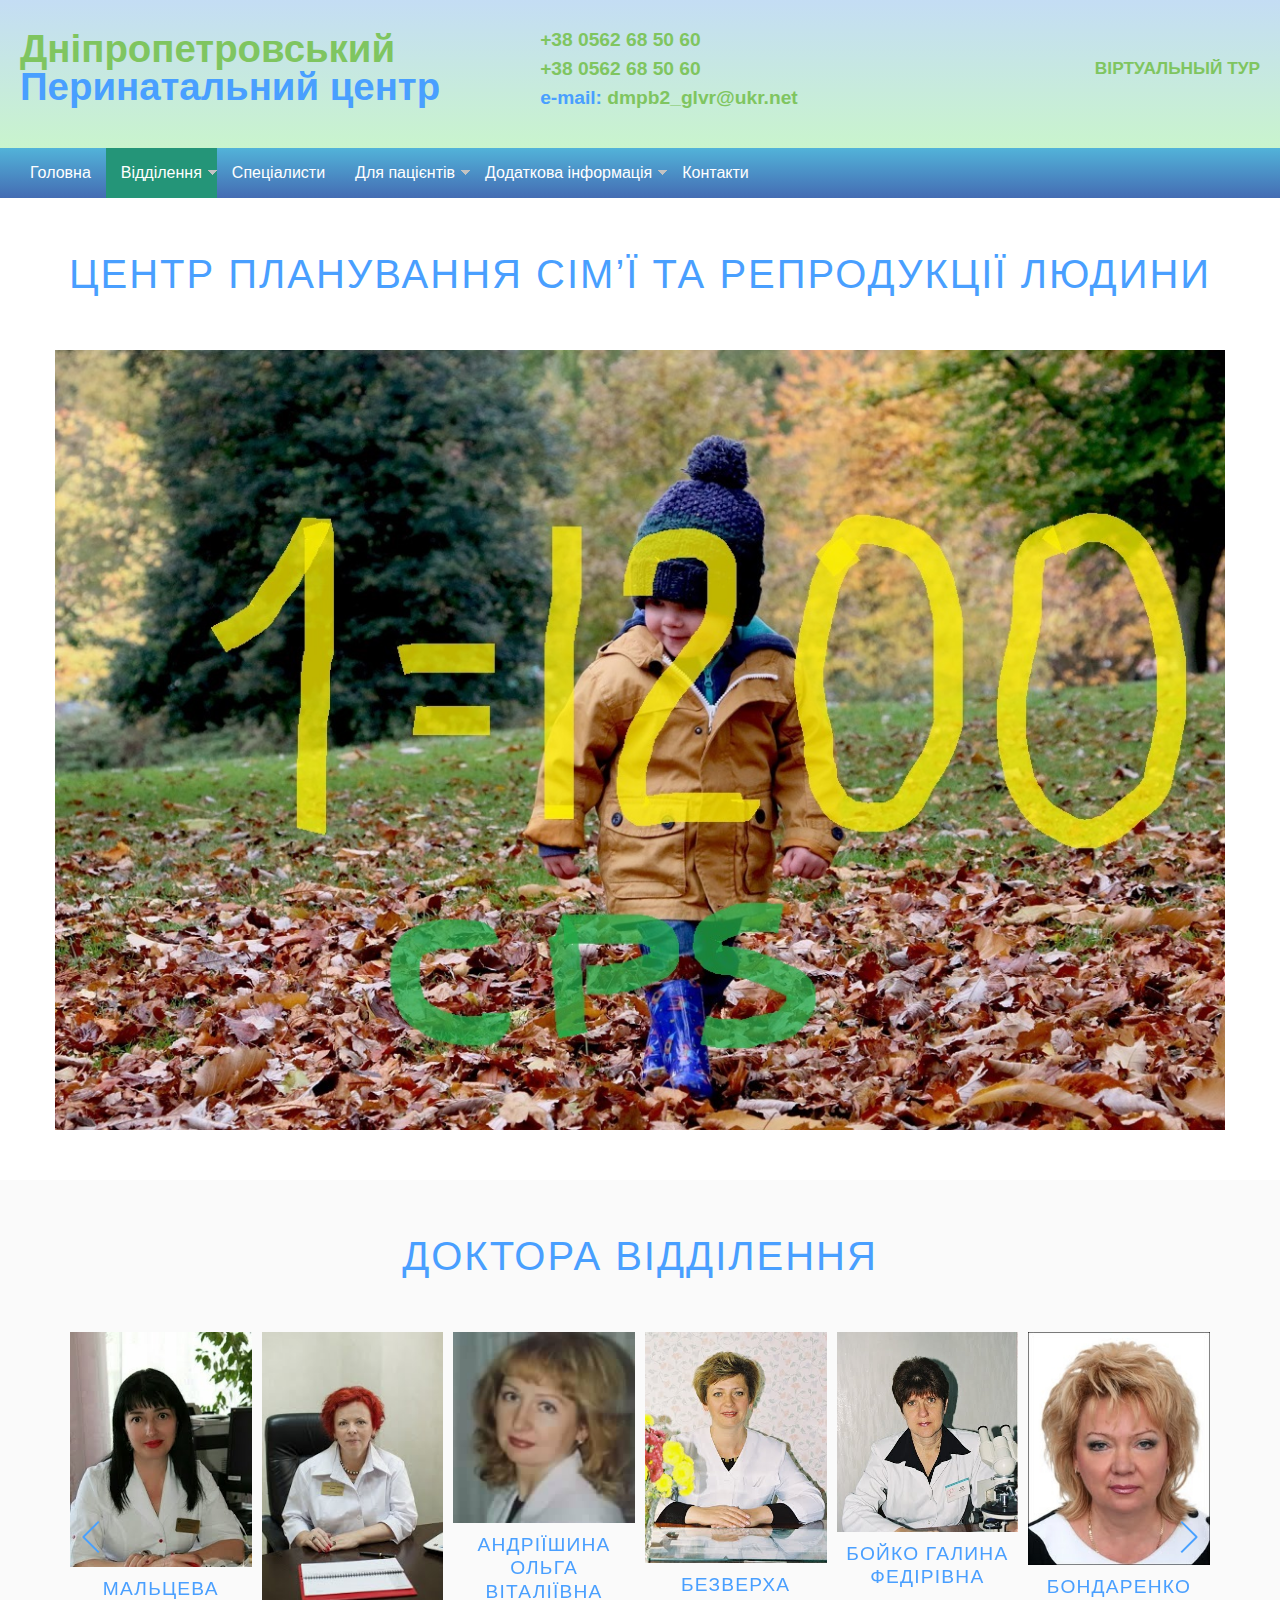
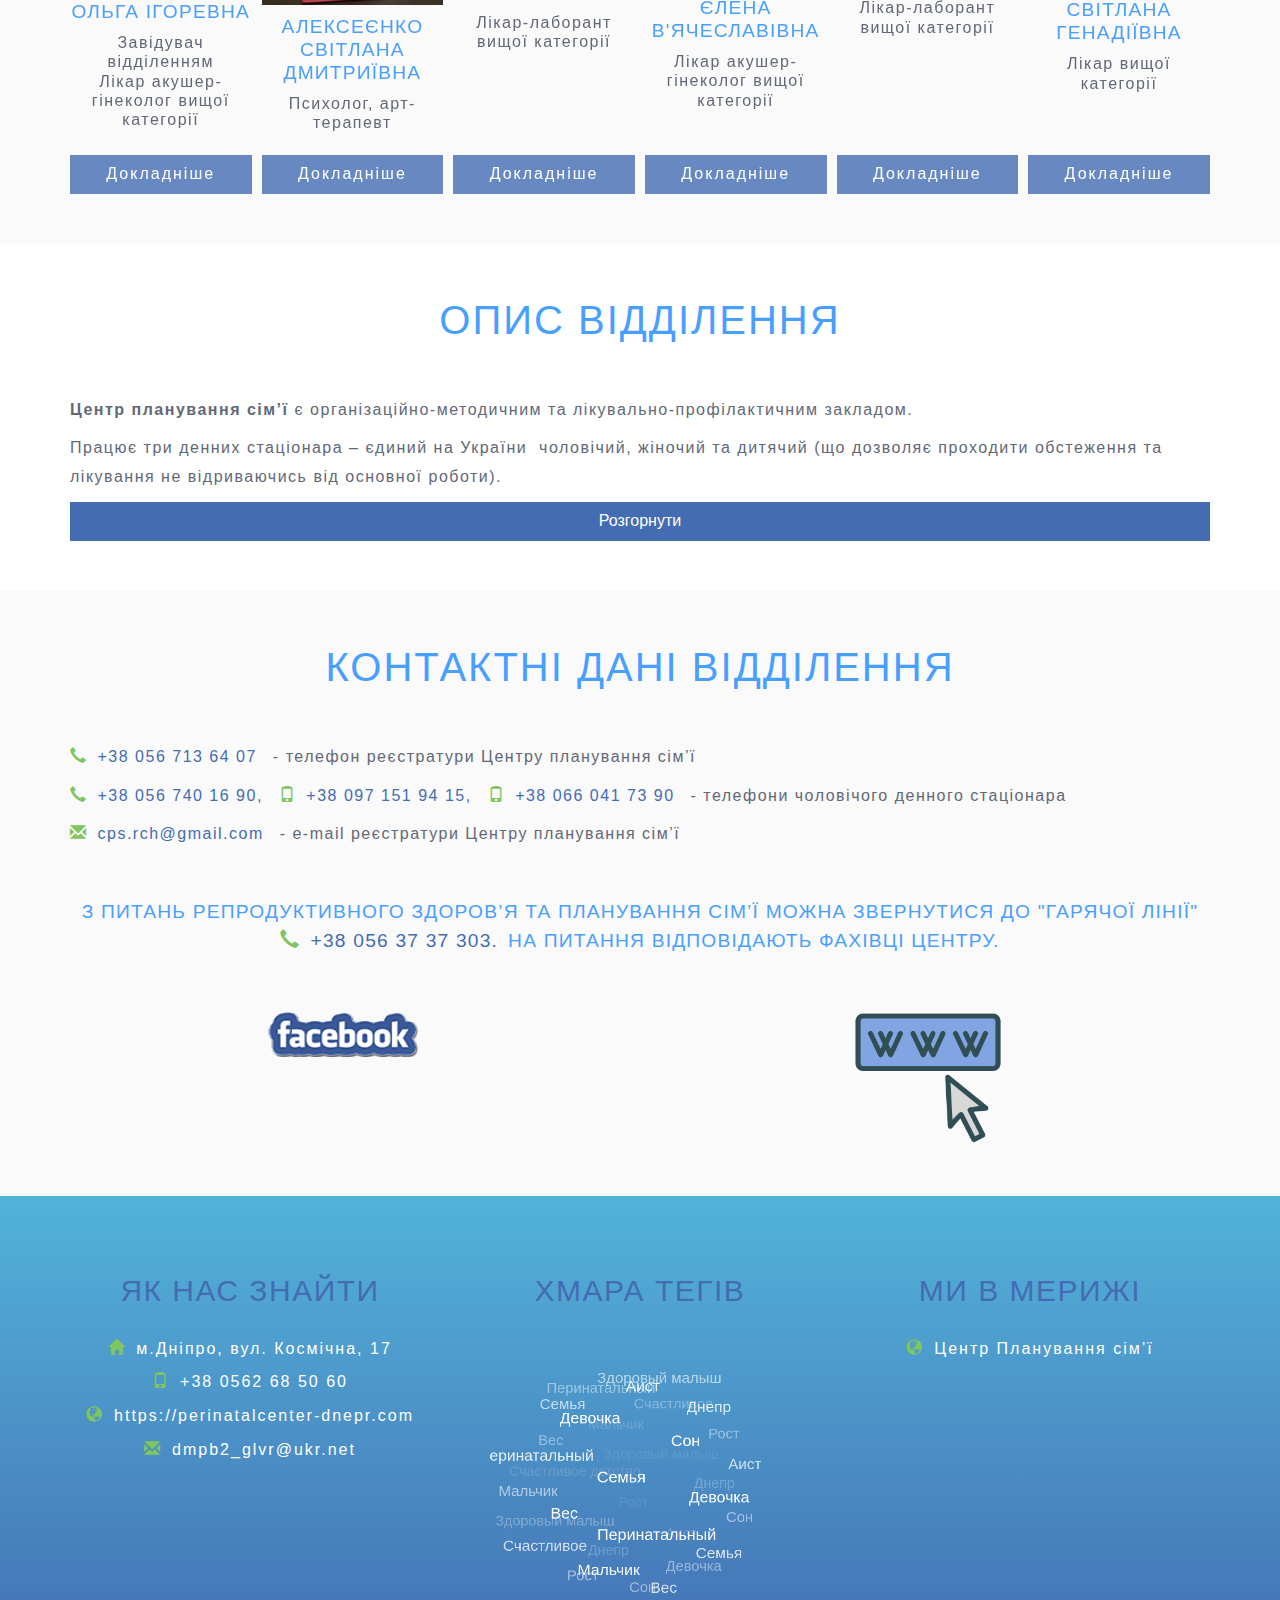
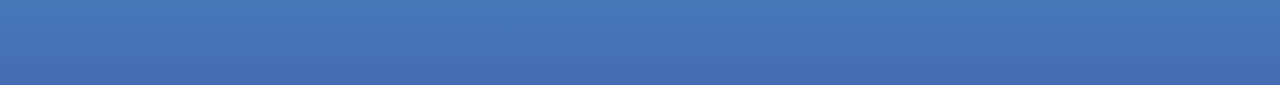
<file: cps.html>
<!DOCTYPE html>
<html lang="uk">
<head>
  <title>Перинатальный центр на Космической Днепропетровск</title>
  <meta charset="utf-8" />
  <meta name="viewport" content="width=device-width, initial-scale=1, shrink-to-fit=no" />
  <meta name="description" content="Перинатальный центр на Космической Днепропетровск. Роддом на Космической Днепропетровск. Женская консультация на космической Днепропетровск. Роддом Днепропетровск. Космическая 17" />
  <meta name="keywords" content="Перинатальный центр на Космической Днепропетровск. Роддом на Космической Днепропетровск. Женская консультация на космической Днепропетровск. Роддом Днепропетровск. Космическая 17" />
  <link rel="shortcut icon" type="image/x-icon" href="favicon.ico">  
  <!-- <link rel="stylesheet" href="https://maxcdn.bootstrapcdn.com/bootstrap/3.3.7/css/bootstrap.min.css" /> -->
  <link rel="stylesheet" href="libs/bootstrap-3.3.7-dist/css/bootstrap.min.css" />
  <link rel="stylesheet" href="libs/owlCarusel/owl.carousel.min.css">
  <link rel="stylesheet" href="css/reset.css" />
  <link rel="stylesheet" href="css/style.css" />

  <style>
  #preload {
    position: fixed;
    left: 0;
    top: 0;
    right: 0;
    bottom: 0;
    background: #499FFF;
    z-index: 99999;
  }
  #preload > div {
    position: absolute;
    top: 50%;
    left: 50%;
    -webkit-transform: translate(-50%, -50%);
    transform: translate(-50%, -50%);
  }
  .preloadSvg {
    margin: 0 auto;
    width: 48px;
    height: 48px;
    background: url(images/preload.svg) center center no-repeat;
    background-size: 70px;
  }
  #preload p {
    font-size: 1.8em;
    text-align: center;
    color: #fff;
    text-transform: uppercase;
    letter-spacing: 2px;
  }
  #preload p:last-child {
    opacity: 0;
    font-size: 1.2em;
    text-align: center;
    color: blue;
    text-transform: none;
    letter-spacing: 1px;
    -webkit-transition: 1.5s;
    transition: 1.5s;
  }
</style>
</head>

<body>
<div id="preload">
  <div>
    <div class="preloadSvg"></div>
    <p>Дніпропетровський обласний<br /><small>Перинатальний центр</small></p>
    <p class="greeting">ми радi, що Ви з нами !</p>
  </div>
</div>

<header class="container-fluid">
  <div class="row clearfix topInfo">
    <div>
      <a href="index.html">Дніпропетровський<br /><span>Перинатальний центр</span></a>
    </div>
    <div>
      <a href="tel:+380562685060">+38 0562 68 50 60</a>
      <a href="tel:+380562685060">+38 0562 68 50 60</a>
      <a href="mailto:dmpb2_glvr@ukr.net"><span>e-mail: </span>dmpb2_glvr@ukr.net</a>
    </div>
    <div>
      <a href="#">вiртуальный тур</a>
    </div>
  </div>
</header>

<nav>
  <div class="container-fluid">
    <a class="toggleMenu" href="#"><img src="images/toggleMenu.png" width="256" height="256" alt="toggleMenu" /></a>
    <ul class="nav">
      <li><a href="index.html">Головна</a></li>
      <li><a href="#">Відділення</a>
        <ul>
          <li>
            <a href="1akush.html">1 акушерске відділення</a>
          </li>
          <li>
            <a href="2akush.html">2 акушерске відділення</a>
          </li>
          <li>
            <a href="opb.html">Відділення патології вагітних</a>
          </li>
          <li>
            <a href="oait_akush.html">Відділення анестезіології і інтенсивної терапії акушерського стаціонару</a>
          </li>
          <li>
            <a href="gbo.html">Відділення гіпербаричної оксігенації</a>
          </li>
          <li>
            <a href="newborn.html">Відділення новонароджених</a>
          </li>
          <li>
            <a href="oait.html">Відділення анестезіології та інтенсивної терапії</a>
          </li>
          <li>
            <a href="oait_newborn.html">Відділення анестезіології та інтенсивної терапії для новонароджених</a>
          </li>
          <li>
            <a href="kdo.html">Консультативно-діагностичне відділення</a>
          </li>
          <li>
            <a href="cps.html">Центр планування сім’ї та репродукції людини</a>
          </li>
          <li>
            <a href="oougmit.html">Відділення оперативної ургентної гінекології з малоінвазівними технологіями</a>
          </li>
          <li>
            <a href="oogmit.html">Відділення оперативної гінекології з малоінвазівними технологіями</a>
          </li>
          <li>
            <a href="omp.html">Відділення медиціни плода та патології ранніх термінів вагітності</a>
          </li>
          <li>
            <a href="pit.html">Відділення постінтенсивного догляду та виходжування новонароджених</a>
          </li>
          <li>
            <a href="chair.html">Кафедра акушерства, гінекології та перінатології ФПО ДМА</a>
          </li>
        </ul>
      </li>
      <li><a href="specialists.html">Спеціалисти</a></li>
      <li><a href="#">Для пацієнтів</a>
        <ul>
          <li><a href="forMen.html">Чоловiкам</a></li>
          <li><a href="forWomen.html">Жiнкам</a></li>
        </ul>
      </li>
      <li><a href="#">Додаткова iнформацiя</a>
        <ul>
          <li><a href="addServices_1.html">Фотогалерея</a></li>
          <li><a href="addServices_2.html">Новини центру</a></li>
          <li><a href="addServices_3.html">Статтi</a></li>
        </ul>                  
      </li>
      <li><a href="contacts.html">Контакти</a></li>
    </ul>
  </div>
</nav>

<div class="scrollBlock"></div>

<main class="cps_page">
  <section class="departmentImg">
    <div class="container">
      <div class="row">
        <h1>Центр планування сім’ї та репродукції людини</h1>
        <img src="#" alt="cps">
      </div>  
    </div>
  </section>
</main>

<!-- owlcarousel -->
<section class="coloredSection">
  <div class="container">
    <!-- <hr class="hrStyle hidden-xs"> -->
    <h1>доктора відділення</h1>
    <div class="owl-carousel owl-doctors grabbable">

      <div class="item">
        <img src="images/cps_page/1.jpg" alt="owl" />
        <h3>Мальцева Ольга Iгоревна</h3>
        <p>Завідувач відділенням<br />Лікар акушер-гінеколог вищої категорії</p>
        <a href="maltseva.html">Докладнiше</a>
      </div>

      <div class="item">
        <img src="images/cps_page/2.jpg" alt="owl" />
        <h3>Алексеєнко Свiтлана Дмитриївна</h3>
        <p>Психолог, арт-терапевт</p>
        <a href="#">Докладнiше</a>
      </div>

      <div class="item">
        <img src="images/cps_page/3.jpg" alt="owl" />
        <h3>Андрiїшина Ольга Вiталiївна</h3>
        <p>Лікар-лаборант вищої категорії</p>
        <a href="#">Докладнiше</a>
      </div>

      <div class="item">
        <img src="images/cps_page/4.jpg" alt="owl" />
        <h3>Безверха Єлена В'ячеславiвна</h3>
        <p>Лікар акушер-гінеколог вищої категорії</p>
        <a href="#">Докладнiше</a>
      </div>

      <div class="item">
        <img src="images/cps_page/5.jpg" alt="owl" />
        <h3>Бойко Галина Федірівна</h3>
        <p>Лікар-лаборант вищої категорії</p>
        <a href="#">Докладнiше</a>
      </div>

      <div class="item">
        <img src="images/cps_page/6.jpg" alt="owl" />
        <h3>Бондаренко Світлана Генадіївна</h3>
        <p>Лікар вищої категорії</p>
        <a href="#">Докладнiше</a>
      </div>

      <div class="item">
        <img src="images/cps_page/7.jpg" alt="owl" />
        <h3>Боровська Лариса Володимирівна</h3>
        <p>Лікар вищої категорії</p>
        <a href="#">Докладнiше</a>
      </div>

      <div class="item">
        <img src="images/cps_page/8.jpg" alt="owl" />
        <h3>Бурдіна Інна Олександрівна</h3>
        <p>Позаштатний спеціаліст</p>
        <a href="#">Докладнiше</a>
      </div>

      <div class="item">
        <img src="images/cps_page/9.jpg" alt="owl" />
        <h3>Кочієва Світлана Григорівна</h3>
        <p>Лікар першої категорії</p>
        <a href="#">Докладнiше</a>
      </div>

      <div class="item">
        <img src="images/cps_page/10.jpg" alt="owl" />
        <h3>Ломазова Тетяна Яківна</h3>
        <p>Лікар вищої категорії</p>
        <a href="#">Докладнiше</a>
      </div>

      <div class="item">
        <img src="images/cps_page/11.jpg" alt="owl" />
        <h3>Малишкін Дмитро Ігорович</h3>
        <p>Лікар-сексопатолог</p>
        <a href="#">Докладнiше</a>
      </div>

      <div class="item">
        <img src="images/cps_page/12.jpg" alt="owl" />
        <h3>Обертінский Антон Вікторович</h3>
        <p>Лікар-дитячий уролог</p>
        <a href="#">Докладнiше</a>
      </div>

      <div class="item">
        <img src="images/cps_page/13.jpg" alt="owl" />
        <h3>Пінська Євгенія Олексіївна</h3>
        <p>Лікар генетик-гінеколог вищої категорії</p>
        <a href="#">Докладнiше</a>
      </div>

<!--       <div class="item">
  <img src="images/cps_page/14.jpg" alt="owl" />
  <h3>Підріз Олена Владиславівна</h3>
  <p>Лікар вищої категорії</p>
  <a href="#">Докладнiше</a>
</div> -->

      <div class="item">
        <img src="images/cps_page/15.jpg" alt="owl" />
        <h3>Поліон Юрій Миколайович</h3>
        <p>Позаштатний спеціаліст</p>
        <a href="#">Докладнiше</a>
      </div>

            <div class="item">
        <img src="images/cps_page/16.jpg" alt="owl" />
        <h3>Русакевич Руслан Миколайович</h3>
        <p>Лікар-дерматовенеролог вищої категорії</p>
        <a href="#">Докладнiше</a>
      </div>

            <div class="item">
        <img src="images/cps_page/17.jpg" alt="owl" />
        <h3>Слінченкова Ольга Юхимівна</h3>
        <p>Лікар-лаборант вищої категорії</p>
        <a href="#">Докладнiше</a>
      </div>

            <div class="item">
        <img src="images/cps_page/18.jpg" alt="owl" />
        <h3>Щирова Оксана Миколаївна</h3>
        <p>Позаштатний спеціаліст</p>
        <a href="#">Докладнiше</a>
      </div>

    </div>
  </div>
</section>
<!-- / owlcarousel -->

<section class="descriptionText">
  <div class="container">
    <h1>опис вiддiлення</h1>
    <div>
      <p><b>Центр планування сім’ї</b> є організаційно-методичним та лікувально-профілактичним закладом.</p>
      <p>Працює три денних стаціонара – єдиний на України  чоловічий, жіночий та дитячий (що дозволяє проходити обстеження та лікування не відриваючись від основної роботи).</p>
      <p>На базі Центру проводяться допоміжні репродуктивні технології - введення сперми чоловіка, завдяки чому значна кількість подружніх пар зазнала радість батьківства. Жінки з безпліддям трубного походження обстежуються та направляються на екстракорпоральне запліднення за Програмою допоміжних репродуктивних технологій за бюджетні кошти.</p>
      <p>Проводиться єдине у Дніпропетровську лікування методом імуноцитотерапії лейкоцитами чоловіка або донора при імунологічному безплідді; лікування вагітних з токсикозами першої половини вагітності, з невиношуванням та резус-конфліктом.</p>
      <p>При Центрі планування сім’ї працює лабораторія спеціальних методів, фахівці якої виконують унікальні, специфічні дослідження.</p>
      <p>Одним з напрямків Центру планування сім’ї є санітарно - просвітницька робота.</p>
      <p>З метою народження бажаних та здорових дітей в Центрі проводиться дошлюбне консультування, Обстеження молодих людей які планують вступити до шлюбу, для визначення стану здоров'я  та профілактики захворювань, що передаються статевим шляхом.</p>
      <p>Фахівці Центру планування сім’ї завжди чекають на Вас і раді допомогти у вирішенні питань, стосовно Вашого здоров’я.</p>
      <b>В центрі приймають такі фахівці:</b>
      <ul>
        <li><em>лікарі акушери–гінекологи та гінекологи–ендокринологи;</em></li>
        <li><em>дитячі та підліткові гінекологи;</em></li>
        <li><em>дитячий уролог;</em></li>
        <li><em>лікар–дерматовенеролог;</em></li>
        <li><em>лікарі-сексопатологи (андрологи);</em></li>
        <li><em>лікар-уролог;</em></li>
        <li><em>лікар–генетик;</em></li>
        <li><em>психолог;</em></li>
        <li><em>лікарі–лаборанті.</em></li>
      </ul>
      <p><b>НАШИ ВОЗМОЖНОСТИ:</b></p>
      <ul>
        <li>обследование на инфекции (хламидии, микоплазмы, уреаплазмы,  трихомониаз, носительство цитомегаловируса и вируса генитального герпеса 2);</li>
        <li>обследование на ТОРЧ инфекцию;</li>
        <li>обследование на гормоны крови, сифилис, СПИД, гепатиты;</li>
        <li>кольпоцитология (гормональное зеркало);</li>
        <li>рентген - обследования органов грудной клетки, турецкого седла,  желудочно-кишечного тракта.</li>
        <li>гемостазиограмма, общий анализ крови, общий анализ мочи, глюкоза  крови, тест на толерантность к глюкозе;</li>
        <li>УЗИ органов малого таза, органов брюшной полости, почек, надпочечников, молочных желёз;</li>
        <li>кольпоскопия - поможет в диагностике патологии шейки матки;</li>
        <li>проведение вакцинации „ЦЕРВАРИКС” для профилактики рака шейки  матки;</li>
        <li>консультации психолога, психотерапевта;</li>
      </ul>
      <button>Розгорнути</button>
    </div>
  </div>    
</section>

<section class="deparmentContacts coloredSection">
  <div class="container">
    <h1>контактні дані вiддiлення</h1>
    <p><a href="tel:+380567136407"><span class="glyphicon glyphicon-earphone"></span>+38 056 713 64 07</a> - телефон реєстратури Центру планування сім’ї</p>
    <p>
      <a href="tel:+380567401690"><span class="glyphicon glyphicon-earphone"></span>+38 056 740 16 90,</a>
      <a href="tel:+380971519415"><span class="glyphicon glyphicon-phone"></span>+38 097 151 94 15,</a>
      <a href="tel:+380660417390"><span class="glyphicon glyphicon-phone"></span>+38 066 041 73 90</a> - телефони чоловічого денного стаціонара
    </p>
    <p><a href="mailto:cps.rch@gmail.com"><span class="glyphicon glyphicon-envelope"></span>cps.rch@gmail.com</a> - e-mail реєстратури Центру планування сім’ї</p>
    <br />
    <h3>З питань репродуктивного здоров’я та планування сім’ї можна звернутися до "Гарячої лінії"<a href="tel:+380563737303"><span class="glyphicon glyphicon-earphone"></span>+38 056 37 37 303.</a>На питання відповідають фахівці Центру.</h3>
    <div class="row">
      <div class="col-md-6 text-center">
        <a style="margin-top: 16px;" href="https://www.facebook.com/%D0%94%D0%BD%D0%B5%D0%BF%D1%80%D0%BE%D0%BF%D0%B5%D1%82%D1%80%D0%BE%D0%B2%D1%81%D0%BA%D0%B8%D0%B9-%D0%9E%D0%B1%D0%BB%D0%B0%D1%81%D1%82%D0%BD%D0%BE%D0%B9-%D0%A6%D0%B5%D0%BD%D1%82%D1%80-%D0%9F%D0%BB%D0%B0%D0%BD%D0%B8%D1%80%D0%BE%D0%B2%D0%B0%D0%BD%D0%B8%D1%8F-%D0%A1%D0%B5%D0%BC%D1%8C%D0%B8-1214228782030408/" target="_blank"><img src="images/facebook.png" alt="facebook"></a>
      </div>
      <div class="col-md-6 text-center">
        <a href="http://www.cps.org.ua" target="_blank"><img src="images/www.png" alt="website"></a>
      </div>
    </div>
  </div>
</section>

<footer>
  <div class="container">
    <div class="row">

      <div class="col-md-4">
        <h2>Як нас знайти</h2>
        <ul class="text-center">
          <li><span class="glyphicon glyphicon-home"></span>м.Днiпро, вул. Космiчна, 17</li>
          <li><span class="glyphicon glyphicon-phone"></span><a href="tel:+380562685060">+38 0562 68 50 60</a></li>
          <li><span class="glyphicon glyphicon-globe"></span><a href="https://perinatalcenter-dnepr.com">https://perinatalcenter-dnepr.com</a></li>
          <li><span class="glyphicon glyphicon-envelope"></span><a href="#">dmpb2_glvr@ukr.net</a></li>
        </ul>
      </div>

      <div class="col-md-4 hidden-xs">
        <h2>Хмара тегів</h2>
        <canvas id="myCanvas" width="300" height="300">
          <ul>
            <li><a href="#">Здоровый малыш</a></li>
            <li><a href="#">Перинатальный</a></li>
            <li><a href="#">Аист</a></li>
            <li><a href="#">Счастливое</a></li>
            <li><a href="#">Семья</a></li>
            <li><a href="#">Днепр</a></li>
            <li><a href="#">Мальчик</a></li>
            <li><a href="#">Девочка</a></li>
            <li><a href="#">Рост</a></li>
            <li><a href="#">Вес</a></li>
            <li><a href="#">Сон</a></li>
            <li><a href="#">Здоровый малыш</a></li>
            <li><a href="#">Перинатальный</a></li>
            <li><a href="#">Аист</a></li>
            <li><a href="#">Счастливое детство</a></li>
            <li><a href="#">Семья</a></li>
            <li><a href="#">Днепр</a></li>
            <li><a href="#">Мальчик</a></li>
            <li><a href="#">Девочка</a></li>
            <li><a href="#">Рост</a></li>
            <li><a href="#">Вес</a></li>
            <li><a href="#">Сон</a></li>
            <li><a href="#">Здоровый малыш</a></li>
            <li><a href="#">Перинатальный</a></li>
            <li><a href="#">Аист</a></li>
            <li><a href="#">Счастливое</a></li>
            <li><a href="#">Семья</a></li>
            <li><a href="#">Днепр</a></li>
            <li><a href="#">Мальчик</a></li>
            <li><a href="#">Девочка</a></li>
            <li><a href="#">Рост</a></li>
            <li><a href="#">Вес</a></li>
            <li><a href="#">Сон</a></li>
          </ul>
        </canvas>
      </div>

      <div class="col-md-4">
        <h2>Ми в мерижi</h2>
        <ul class="text-center">
          <li><span class="glyphicon glyphicon-globe"></span><a href="http://www.cps.org.ua/" target="_blank">Центр Планування сім’ї</a></li>
        </ul>
      </div>

    </div>
  </div>
</footer>

<img class="scrollToTop" src="images/scrollToTop.png" width="50" height="50" alt="scrollToTop" />

<script src="libs/jquery-3.2.1.min.js"></script>
<script src="libs/bootstrap-3.3.7-dist/js/bootstrap.min.js"></script>

<!-- <script src="https://ajax.googleapis.com/ajax/libs/jquery/3.2.1/jquery.min.js"></script>
  <script src="https://maxcdn.bootstrapcdn.com/bootstrap/3.3.7/js/bootstrap.min.js"></script> -->

  <script src="libs/parallax/parallax.min.js"></script>
  <script src="libs/owlCarusel/owl.carousel.min.js"></script>
  <!--[if lt IE 9]><script type="text/javascript" src="libs/tagCloud/excanvas.js"></script><![endif]-->
  <script src="libs/tagCloud/jquery.tagcanvas.min.js"></script>

  <script src="js/main.js"></script>

  <script>document.write('<script src="http://' + (location.host || 'localhost').split(':')[0] + ':35729/livereload.js?snipver=1"></' + 'script>')</script>

</body>
</html>
</file>
<file: css/style.css>
@charset "utf-8";
/* @import url('https://fonts.googleapis.com/css?family=Roboto'); */

  /*************** COMMON STYLES ***************/
html, body {
/* -ms-touch-action: auto;
    touch-action: auto; */
  box-sizing: border-box;
}

/* .test { 
  display: block;
  width: 100%;
  height: 100%;
  position: absolute;
  top: 0;
  left: 0;
  z-index: 60000;
  background-color: red;
} */

body,
h1,
h2,
h3,
h4,
h5,
h6 {
  position: relative;
  font: 16px/1.8 GothamPro Regular, sans-serif;
  font-weight: normal;
  /* font-family: 'Roboto', sans-serif;
  font-size: 16px;
  line-height: 1.5; */
  color: #626877;
  letter-spacing: 2px;
}

h1 {
  margin-bottom: 50px;
  text-align: center;
  font-size: 2.5em;
  color: #499FFF;
  text-transform: uppercase;
  line-height: 130%;
}

h2 {
  margin: 25px 0;
  text-align: center;
  font-size: 1.875em;
  color: #499FFF;
  text-transform: uppercase;
  letter-spacing: 1.5px;
  line-height: 130%;
}

h3 {
  margin: 10px 0;
  text-align: center;
  line-height: 1.5;
  font-size: 1.2em;
  color: #499FFF;
  text-transform: uppercase;
  letter-spacing: 1.2px;
}

p {
  margin: 0 0 10px;
  text-align: left;
  letter-spacing: 1.5px;
}

a,
a:hover {
  text-decoration: none;
}

section {
  padding: 50px 0;
}

.coloredSection {
  background-color: #fafafa;
}

/* CLEAR  */
/* .clearfix:before,
.clearfix:after {
  content: " "; 
  display: table; 
}
.clearfix:after {
  clear: both;
} */
/*************** / COMMON STYLES **************










/*************** NAVIGATION ***************/
header {
  background: #C9F4CD;
  background: linear-gradient(0deg, #C9F4CD, #C4DDF4);
}

.topInfo {
  padding: 30px 20px;
  line-height: 1;
  font-size: 1.2em;
  letter-spacing: normal;
}

.topInfo div {
  float: left;
  font-weight: bold;
  color: #7FC560;
  /* outline: 1px solid red; */
}

.topInfo div:first-child {
  margin-right: 100px;
}

.topInfo a {
  display: block;
  margin: 0;
  padding-bottom: 10px;
  font-size: 1em;
  color: #7FC560;
  transition: .3s;
}

.topInfo div:first-child a {
  font-size: 2em;
}

.topInfo a span {
  color: #499FFF;
}

.topInfo a:hover {
  color: #499FFF;
  cursor: pointer;
}

.topInfo div:last-child {
  float: right;
  margin-top: 30px;
}

.topInfo div:last-child a {
  float: right;
  font-size: .9em;
  text-transform: uppercase;
}

.fixedMenu {
  position: fixed;
  left: 0;
  right: 0;
  top: 0;
  z-index: 9000;
  background: rgba(68, 108, 179, .8);
}

nav {
  height: 50px;
  background: #446CB3;
  background: linear-gradient(0deg, #446CB3, #52B3D9);
  letter-spacing: normal;
}

.scrollBlock {
  height: 50px;
  background-color: transparent;
  display: none;
}

.toggleMenu {
  position: fixed;
  top: 10px;
  left: 10px;
  cursor: pointer;
  display: none;
  z-index: 9999;
  transition: .3s;
}

.toggleMenu img {
    display: block;
    width: 40px;
    height: auto;
  }

.nav {
  /* list-style: none; */
  transition: background 1s;
}

.nav ul {
  /* list-style: none; */
}

.nav li {
  position: relative;
}

.nav > li {
  float: left;
  white-space: nowrap;
}

.nav > li > a.parent,
.nav > li > a.parent:hover,
.nav > li > a.parent:focus {
  background-image: url("../images/downArrow.png");
  background-repeat: no-repeat;
  background-position: right;
}

.nav > li > a {
  display: block;
  padding: 5px 15px;
  line-height: 40px;
  color: #fff;
  text-align: center;
  transition: background-color .3s;
}

.nav li ul {
  position: absolute;
  left: -9999px;
}

.nav > li.hover:hover > ul {
  left: 0;
  background: rgba(68, 108, 179, .8);
  color: #fff;
  z-index: 9000;
}

.nav li li.hover ul {
  left: 100%;
  top: 0;
}

.activeMenuItem,
nav .nav a:hover,
nav .nav a:focus {
  background: #249578;
}

.nav li li a {
  display: block;
  position: relative;
  padding: 0 15px;
  z-index: 100;
  color: #fff;
  transition: .3s;
  min-width: 235px;
}

.nav li li:first-child {
  padding-top: 10px;
}

.nav li li:last-child {
  padding-bottom: 10px;
}

.nav li li li a {
  background: #249578;
  /* z-index: 200; */
}

.nav li li a:hover {
  padding-left: 20px;
  padding-right: 10px;
}

.departmentHint {
  display: none;
  position: absolute;
  padding: 5px 15px;
  top: 15px;
  left: 30%;
  max-width: 350px;
  background-color: #fafafa;
  color: #446CB3;
  white-space: normal;
  border-radius: 5px;
  z-index: 9999;
}

.nav li li a:hover ~ .departmentHint {
  display: block;
}
/*************** / NAVIGATION ***************/


/*************** MAINSLIDER ***************/
.owl-carousel {
  touch-action: none;
}

.owl-mainSlider {
  margin: 0;
}

.owl-mainSlider .item{
  background-repeat: no-repeat;
  background-size: cover;
  background-position: center center;
}

.owl-mainSlider .slide1 {
  background-image: url(../images/mainSlider/1-lg.jpg);
}

.owl-mainSlider .slide2 {
  background-image: url(../images/mainSlider/2-lg.jpg);
}

.owl-mainSlider .slide3 {
  background-image: url(../images/mainSlider/3-lg.jpg);
}

.owl-mainSlider .owl-prev,
.owl-mainSlider .owl-next {
  position: absolute;
  top: 50%;
  margin: 5px;
  padding: 0;
  -webkit-transform: translateY(-50%);
  transform: translateY(-50%);
  width: 32px;
  height: 32px;
}

.owl-mainSlider .owl-prev {
  background: url(../images/prev.png) no-repeat center;
  left: 0;
}

.owl-mainSlider .owl-next {
  background: url(../images/next.png) no-repeat center;
  right: 0;
}
/*************** / MAINSLIDER ***************/













/*************** DIRECTIONS ***************/
.direction .item {
  padding: 10px;
  margin-top: 5px;
  margin-bottom: 30px;
  background-color: transparent;
  border: 1px solid rgb(74, 159, 255);
  transition: all .15s;
}

.direction .item:hover {
  box-shadow: 5px 5px 30px 0px rgba(74, 159, 255, .25);
}

.direction .item:hover h3 {
  color: rgb(127, 197, 96);
}

.direction .largeScreen:hover {
  margin-top: 0;
}
/*************** / DIRECTIONS ***************/










/*************** headPhysician ***************/
.headPhysician img {
  margin-bottom: 30px;
  box-shadow: 1px 1px 12px 0px #4A9FFF;
}

.headPhysician p {
  margin: 0 0 30px 0;
}
/*************** / headPhysician ***************/

















/*************** OWLCARUSEL ***************/
.owl-doctors {
  position: relative;
}

.grabbable {
    cursor: move;
    cursor: -webkit-grab;
    cursor: grab;
}

.grabbable:active { 
    cursor: grabbing;
    cursor: -webkit-grabbing;
}

.owl-doctors .owl-item:hover img {
  box-shadow: 1px 1px 12px 0px #4A9FFF;
}

.owl-doctors .owl-prev, 
.owl-doctors .owl-next {
  position: absolute;
  top: 40%;
  margin: 5px;
  padding: 0;
  width: 32px;
  height: 32px;
}

.owl-doctors .owl-prev {
  background: url(../images/prev.png) no-repeat center;
  left: 0;
}

.owl-doctors .owl-next {
  background: url(../images/next.png) no-repeat center;
  right: 0;
}

.owl-doctors h3 {
  line-height: 1.2;
}

.owl-doctors p {
  text-align: center;
  line-height: 1.2;
}

.owl-doctors a {
  position: absolute;
  bottom: 0;
  padding: 5px 10px;
  width: 100%;
  color: #fff;
  background: rgba(68, 108, 179, .8);
  text-align: center;
  transition: .3s;
}

.owl-doctors a:hover {
  background: rgba(68, 108, 179, 1);
}

.owl-doctors a:hover:active {
  background: #7FC560;
}
/*************** / OWLCARUSEL ***************/













/*************** PARALLAX ***************/
.parallax-window {
  margin-bottom: 50px;
  min-height: 600px;
  padding: 100px 0 50px 0;
  background: transparent;
  color: #fff;  
}

.parrallax-inner {
  padding-bottom: 30px;
}

.parallax-window span {
  display: table;
  margin: 10px auto;
  font-size: 45px;
  color: #7fc560;
}

.parallax-window h2 {
  margin: 10px 0;
  color: #7fc560;
}

.parallax-window p {
  text-align: center;
}
/*************** / PARALLAX ***************/















/*************** descriptionText ***************/
.descriptionText ul,
.personDescription ul {
  margin: 10px 30px;
}

.descriptionText ul li,
.personDescription ul li {
  margin-bottom: 5px;
  line-height: 120%;
}

.descriptionText ul li:before,
.personDescription ul  li:before {
  content: "\27A4 \00A0";
  color: #499FFF;
}

.descriptionText button,
.feedback button,
.feedback input[type="submit"] {
  padding: 5px 10px;
  margin: 0 auto;
  width: 100%;
  background-color: rgba(68, 108, 179, 1);
  border: none;
  color: #fff;
  text-align: center;
  transition: .15s;
  outline: none;
}

.descriptionText button:hover,
.feedback input[type="submit"]:hover {
  background-color: rgba(68, 108, 179, .8);
}

.descriptionText button:active,
.feedback input[type="submit"]:active {
  background-color: #249578;
}
/*************** / descriptionText ***************/















/*************** deparmentContacts ***************/
.deparmentContacts .glyphicon {
  color: #7FC560;
  padding-right: 10px;
  transition: .3s;
}

.deparmentContacts a {
  display: inline-block;
  color: #446CB3;
  padding-right: 10px;
}

.deparmentContacts a:hover {
  color: #7FC560;
}

.deparmentContacts a:hover .glyphicon {
  -webkit-transform: scale(1.5);
          transform: scale(1.5);
  color: #499FFF;
}

.deparmentContacts img {
  margin-top: 30px;
  width: 150px;
  height: auto;
}

.deparmentContacts img:hover {
  -webkit-transform: scale(1.2);
          transform: scale(1.2);
  transition: -webkit-transform .3s;
  transition: transform .3s;
  transition: transform .3s, -webkit-transform .3s;
}


/*************** / deparmentContacts ***************/









.feedback form {
  margin: 50px 0;
}

.feedback h3,
.feedback p {
  margin: 0;
  padding: 0;
}

.feedback h3 {
  padding-top: 10px;
}

.feedback h3 span {
  color: #7fc560;
}

.feedback label {
  cursor: pointer;
}

.feedback input[type="text"] {
  width: 100%;
  height: 100%;
  padding: 10px 0;
  border: 1px solid transparent;
  border-bottom: 1px solid #7fc560;
  outline: none;
  text-align: center;
  background-color: transparent;
  transition: all .3s;
  font-size: 1.2em;
  color: #499FFF;
  text-transform: uppercase;
}

.feedback input[type="text"]:focus {
  border-bottom-color: transparent;
  background: rgba(68, 108, 179, .8);;
  color: #fff;
}

.feedback input[type="text"]:focus h3 {
  color: #7fc560;
}

.feedback input[type="submit"] {
  margin-top: 50px;
}
















/*************** FOOTER ***************/
footer {
  /* margin-top: 50px; */
  padding: 50px 0 50px;
  color: #fff;
  background: #52B3D9;
  background: linear-gradient(0deg, #446CB3, #52B3D9);
}

footer h2 {
  color: #446CB3;
}

.schedule .glyphicon, /* contacts */
footer .glyphicon {
  color: #7FC560;
}

footer li {
  margin-bottom: 5px;
}

.schedule .glyphicon, /* contacts */
footer li span {
  padding-right: 10px;
}

footer a:link,
footer a:visited {
  color: #fff;
}

footer a:hover {
  color: #7FC560;;
}

footer canvas {
  display: block;
  margin: 0 auto;
}

/*************** / FOOTER ***************/






/*************** scrollToTop ***************/
.scrollToTop {
  position: fixed;
  width: 40px;
  height: auto;
  right: -40px;
  bottom: 20px;
  cursor: pointer;
  opacity: .5;
  z-index: 100;
  transition: .3s;
}

.scrollToTop:hover {
  opacity: 1;
}
/*************** / scrollToTop ***************/











/*************** PAGES **************************************/
/* KDO */
.departmentImg img {
  width: 100%;
  height: auto;
}
/* / KDO */






/* CONTACTS */
.schedule .item {
  padding-bottom: 15px;
}

.schedule .inner {
  position: relative;
  padding: 0 20px 20px 20px;
  border-top: 5px solid #499FFF;
  box-shadow: 5px 5px 30px 0px rgba(74, 159, 255, .25);
  overflow: hidden;
}

.schedule h2 {
  color: #7FC560;
}

.schedule .shadeFull {
  position: absolute;
  width: 100%;
  height: 70%;
  top: -100%;
  left: 0;
  background: rgba(68, 108, 179, .3);
        transition: all .3s;
}

.schedule .inner:hover .shadeFull {
  top: 0;
}

.schedule .shade {
  position: absolute;
  width: 100%;
  height: 30%;
  bottom: 0;
  left: 0;
  opacity: 0;
  background: rgba(68, 108, 179, .8);
        transition: all .3s .3s;
}

.schedule .shade p {
  position: absolute;
  top: 50%;
  left: 50%;
  -webkit-transform: translate(-50%, -50%);
          transform: translate(-50%, -50%);
  color: #fff;
  margin: 0;
}

.schedule .inner:hover .shade {
  opacity: 1;
}

.map {
  padding-bottom: 50px;
}
.mapResponsive {
    position: relative;
    height: 0;
    padding-bottom: 56.25%;
    overflow: hidden;
}
.mapResponsive iframe {
    position: absolute;
    left: 0;
    top: 0;
    height: 100%;
    width: 100%;
    margin-bottom: 50px;
}
/* / CONTACTS */









/* SPECIALISTS */
.specialists ul  {
  margin-bottom: 30px;
  text-align: center;
}

.specialists ul li  {
  display: inline-block;
  border-bottom: 1px solid transparent;
  letter-spacing: 1px;
  line-height: 130%;
  cursor: pointer;
}

.specialists ul li:focus,
.specialists ul li:hover {
  color: #499FFF;
}

.specialists ul li.active,
.specialists ul li.active:focus,
.specialists ul li.active:hover  {
  color: #499FFF;
  border-bottom: 1px solid #499FFF;
}

.specialists .mix {
  max-width: 400px;
  margin: 0;
  padding: 0;
  margin: auto;
  overflow: hidden;
}

.specialists .mix img {
  /* width: 100%;
  height: auto; */
  width: 200px; /* удалить после вставки */
  height: 300px; /* фото с одинаковыми размерами */
  position: relative;
}

.specialists .mix .dark {
  position: absolute;
  width: 100%;
  height: 100%;
  top: 0;
  left: 0;
  padding: 0 5px;
  color: #fff;
  background: rgba(19, 19, 22, 0.6);
  overflow: hidden;
  transition: -webkit-transform 0.3s ease;
  transition: transform 0.3s ease;
  transition: transform 0.3s ease, -webkit-transform 0.3s ease;
}

.specialists .mix .dark,
.specialists .mix .dark p,
.specialists .mix .dark span {
  text-align: center;
  letter-spacing: .8px;
  line-height: 130%;
  -webkit-transform: scale(0);
          transform: scale(0);
}

.specialists .mix .dark p {
  margin-top: 50%;
  color: #fff;
  transition: -webkit-transform 0.3s ease .15s;
  transition: transform 0.3s ease .15s;
  transition: transform 0.3s ease .15s, -webkit-transform 0.3s ease .15s;
}

.specialists .mix .dark span {
  display: block;
  color: #499FFF;
  transition: -webkit-transform 0.3s ease .3s;
  transition: transform 0.3s ease .3s;
  transition: transform 0.3s ease .3s, -webkit-transform 0.3s ease .3s;
}
/* / SPECIALISTS */





/* PERSON */
/* section div {
  outline: 1px solid red;
} */

.person,
.person .personImg {
  padding: 0;
}

.person .row {
  background: #446CB3;
}

.person h1 {
  margin-top: 50px;
}

.persontext h2:first-child {
  font-size: 2.5em;
}

.person .persontext h2,
.person .persontext h3 {
  color: #fff;
  text-align: left;
}

.personDescription p {
  font-size: 18px;
  line-height: 120%;
}

.person img {
  width: 100%;
  height: auto;
}

.person .persontext {
  padding: 5em 4em;
}




/* / PERSON */
/*************** / PAGES **************************************/
















/*************** MEDIAQUERYS **************************************/
/*************** 1199 ***************/
@media (max-width: 1199px) {
  .topInfo div:first-child {
    margin-right: 40px;
  }
}









/*************** 991 ***************/
@media (max-width: 991px) {
  .topInfo {
    height: 120px;
    padding: 30px 20px 0;
    font-size: 1em;
  }
  
  .topInfo div:last-child {
    display: none;
  }
  /* NAVIGATION */
  .nav li a {
    text-align: left;
    padding: 5px 9px;
  }
  .parallax-window h3 {
    margin-top: 10px;
  }
  .parallax-window h3,
  .parallax-window p {
    text-align: center;
  }
  .feedback form {
    margin: 0;
  }
  .feedback h3 {
    margin-top: 30px;
    text-align: center;
  }
   .feedback label {
    margin-bottom: 0;
  }
  .feedback input[type="text"] {
    padding: 5px 0;
  }
  .feedback input[type="submit"] {
    margin: 20px 0;
  }
  footer ul {
    text-align: center;
  }
  footer .col-md-4:last-child h2 {
    color: #52B3D9;
  }
}







/*************** 767 ***************/
@media (max-width: 767px) {

  .owl-mainSlider .slide1 {
    background-image: url(../images/mainSlider/1-md.jpg);
  }
  .owl-mainSlider .slide2 {
    background-image: url(../images/mainSlider/2-md.jpg);
  }
  .owl-mainSlider .slide3 {
    background-image: url(../images/mainSlider/3-md.jpg);
  }

  /* COMMON STYLES */
  html, body {
    height: 100%;
  }
  section {
    padding: 0 0 20px 0;
  }
  h1,
  .person h1,
  .persontext h2:first-child {
    margin: 20px 0;
    font-size: 1.5em;
  }
  h2 {
    margin: 20px 0;
    font-size: 1.2em;
  }
  h3 {
    font-size: 1em;
  }

  /* NAVIGATION */
  .topInfo {
    height: 62px;
    padding: 8px 0 0 70px;
  }
  .topInfo div:first-child {
    margin-right: 0;
    font-size: .8em;
  }
  .topInfo div:nth-child(2) {
    display: none;
  }
  nav {
    height: 0;
  }
  .nav {
    position: fixed;
    padding-top: 70px;
    top: 0;
    bottom: 0;
    left: -100%;
    width: 100%;
    transition: all .3s;
    background-color: rgba(68, 108, 179, .8);
    z-index: 900;
    overflow-x: auto;
  }
  .activeMenu {
    left: 0;
  }
  .nav > li {
    float: none;
    white-space: normal;
  }
  .nav li a {
    float: none;
    line-height: 20px;
  }
  .nav li li {
    padding: 0;
    font-size: 85%;
    padding-bottom: 10px;
  }
  .nav > li > a.parent,
  .nav > li > a.parent:hover,
  .nav > li > a.parent:focus {
    background-position: 95% 50%;
  }
  .nav ul {
    display: block;
    width: 100%;
  }
  .nav>li.hover>ul,
  .nav li li.hover ul {
    position: static;    
  }
  .nav > li.hover:hover > ul {
    background: transparent;
  }
  /* PERSON */
  .person .persontext {
    padding: 2em 1em;
  }
  .descriptionText ul,
  .personDescription ul {
    margin: 10px 0;
  }
}





  /*************** 575 ***************/
@media (max-width: 575px) {
  .topInfo {      
    padding-top: 12px;
  }
  .topInfo div:first-child {
    font-size: .6em;
  }
 /*  .nav li li a {
   min-width: 300px;
 } */

  .schedule .inner {
    padding: 0 5px 5px 5px;
  }
}






/* IMAGE LOADING DEPENDING ON SCREEN SIZE */
@media (max-width: 360px) {
  .owl-mainSlider .slide1 {
    background-image: url(../images/mainSlider/1-sm.jpg);
  }
  .owl-mainSlider .slide2 {
    background-image: url(../images/mainSlider/2-sm.jpg);
  }
  .owl-mainSlider .slide3 {
    background-image: url(../images/mainSlider/3-sm.jpg);
  }
}
</file>
